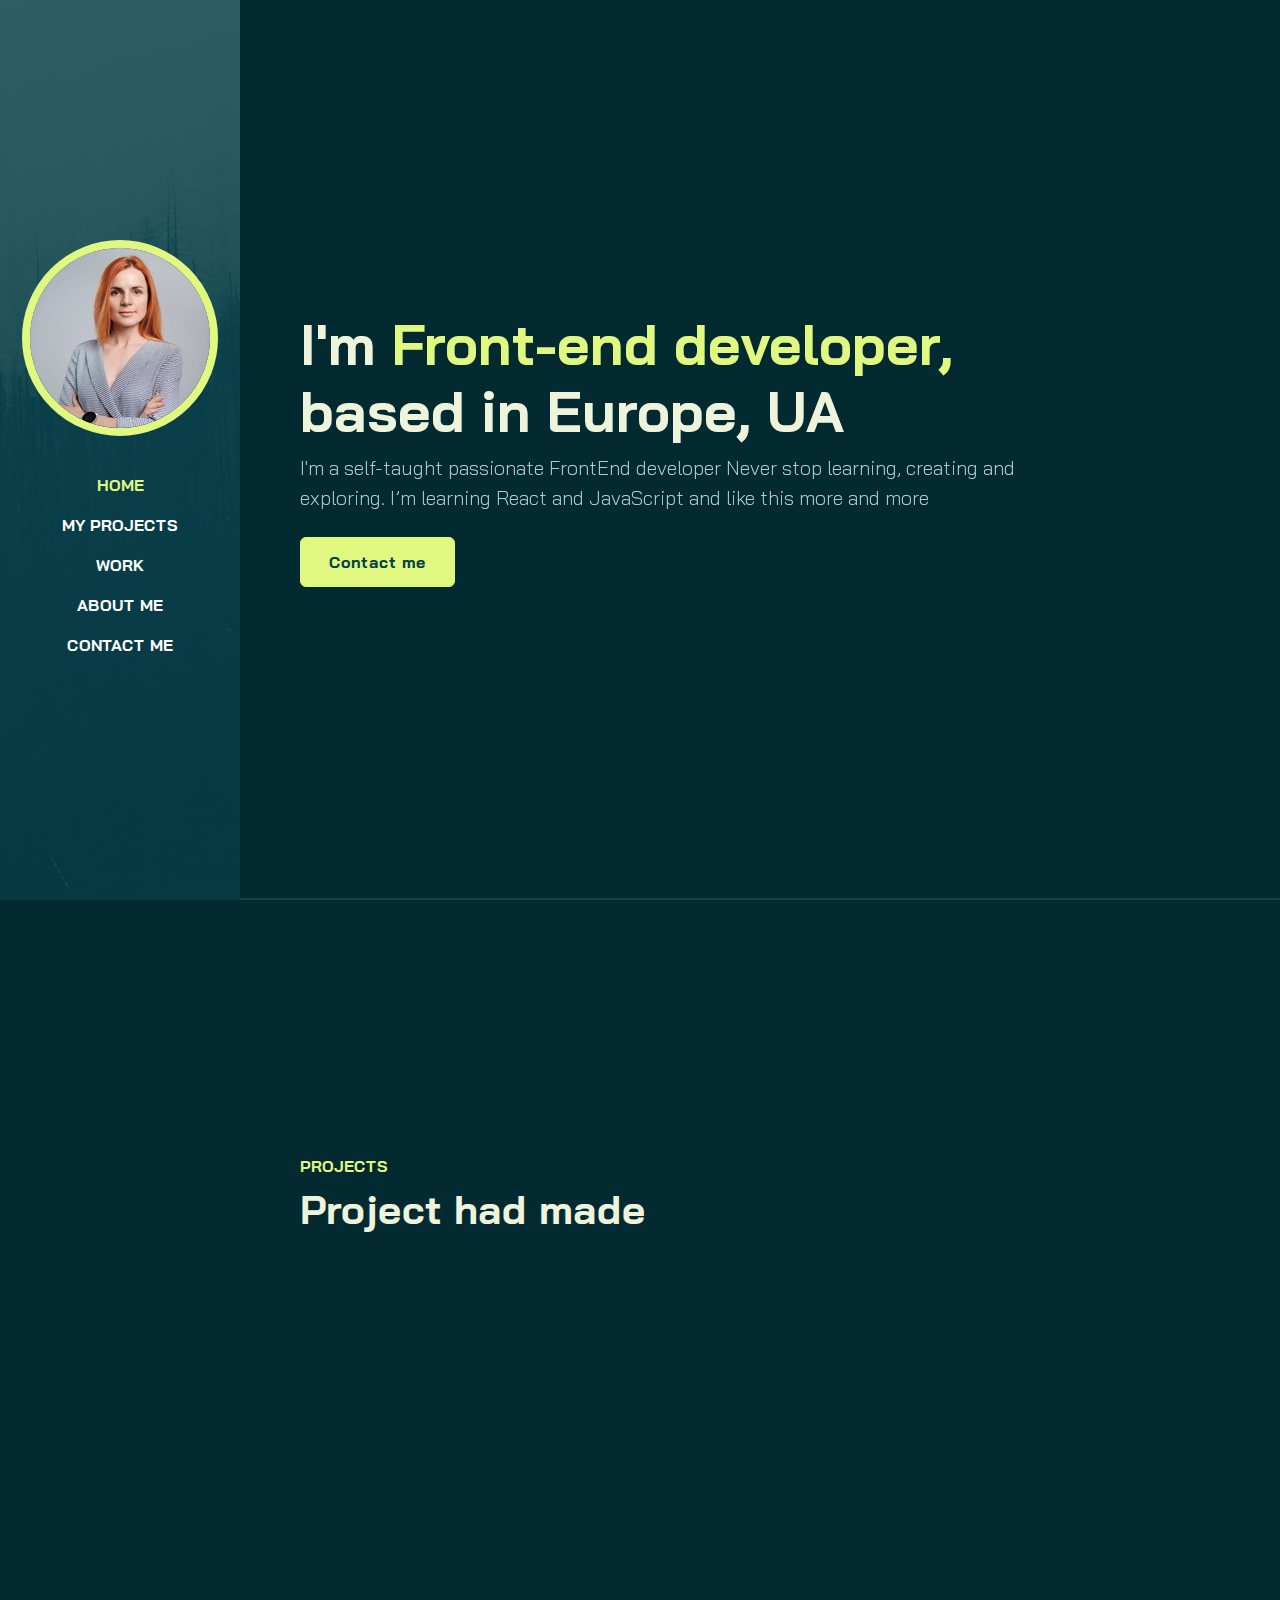
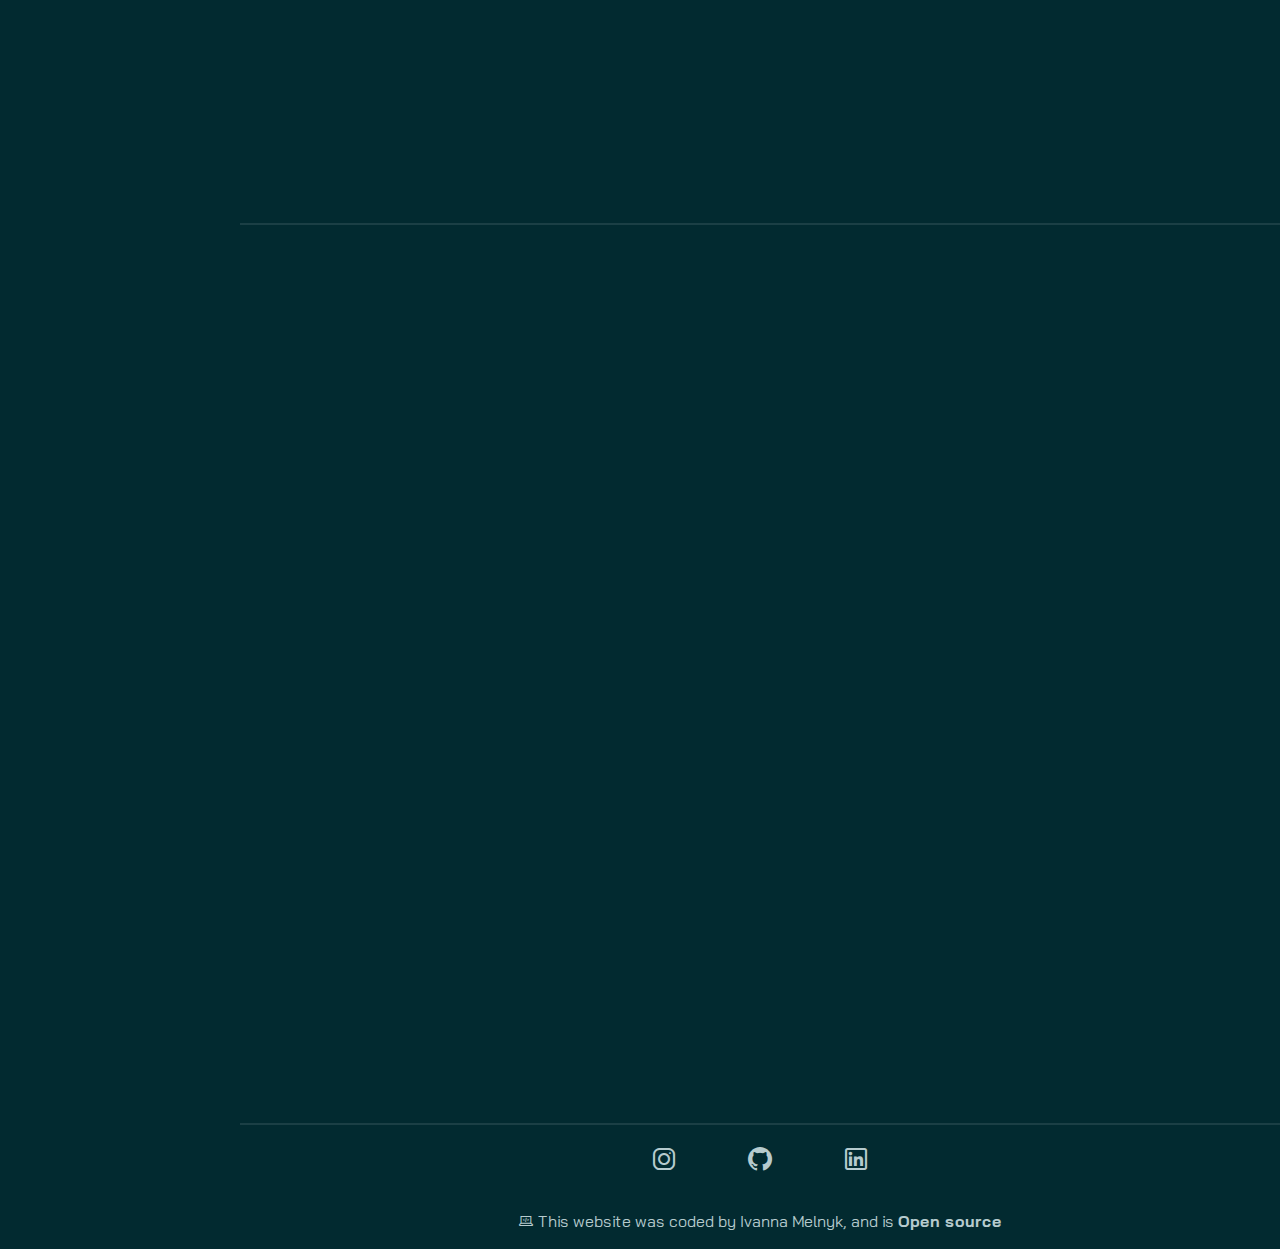
<file: index.html>
<!DOCTYPE html>
<html lang="en">
  <head>
    <meta charset="UTF-8" />
    <meta name="viewport" content="width=device-width, initial-scale=1.0" />
    <meta http-equiv="X-UA-Compatible" content="ie=edge" />
    <title>Front-end developer - Description page</title>
    <meta
      name="description"
      content="Ivanna Melnyk is a front-end developer based in Europe, check out her education"
    />
    <link rel="stylesheet" href="src/css/bootstrap.min.css" />
    <link rel="stylesheet" href="src/css/aos.css" />
    <link rel="stylesheet" href="src/css/line-awesome.min.css" />
    <link rel="stylesheet" href="src/css/styles.css" />

    <link rel="preconnect" href="https://fonts.googleapis.com" />
    <link rel="preconnect" href="https://fonts.gstatic.com" crossorigin />
    <link
      href="https://fonts.googleapis.com/css2?family=Barlow:wght@100;200;400;500;700&family=Cinzel:wght@400;500;600;700;800;900&family=Playfair+Display:wght@700&family=Poppins:wght@500;700&family=Quicksand:wght@300&display=swap"
      rel="stylesheet"
    />
  </head>
  <body data-bs-spy="scroll" data-bs-target=".navbar">
    <!--NAVBAR-->
    <nav class="navbar navbar-expand-lg navbar-dark fixed-top">
      <div class="container flex-lg-column">
        <a class="navbar-brand mx-lg-auto mb-lg-4" href="#">
          <span class="h3 fw-bold d-block d-lg-none">Ivanna Melnyk</span>
          <img
            src="src/images/person1.jpg"
            class="d-none d-lg-block rounded-circle"
            alt=""
          />
        </a>
        <button
          class="navbar-toggler"
          type="button"
          data-bs-toggle="collapse"
          data-bs-target="#navbarNav"
          aria-controls="navbarNav"
          aria-expanded="false"
          aria-label="Toggle navigation"
        >
          <span class="navbar-toggler-icon"></span>
        </button>
        <div class="collapse navbar-collapse" id="navbarNav">
          <ul class="navbar-nav ms-auto flex-lg-column text-lg-center">
            <li class="nav-item">
              <a class="nav-link active" aria-current="page" href="#home"
                >Home</a
              >
            </li>
            <li class="nav-item">
              <a class="nav-link" href="#projects">My projects</a>
            </li>
            <li class="nav-item">
              <a class="nav-link" href="#work">Work</a>
            </li>
              <li class="nav-item">
              <a class="nav-link" href="about.html">About me</a>
            </li>
            <li class="nav-item">
              <a class="nav-link" href="#contact">Contact me</a>
            </li>
          </ul>
        </div>
      </div>
    </nav>
    <!--CONTENT-->
    <div id="content-wrapper">
      <!--HOME-->
      <section id="home" class="full-height px-lg-5">
        <div class="container">
          <div class="row">
            <div class="col-lg-10">
              <h1 class="display-4 fw-bold" data-aos="fade-up">
                I'm
                <span class="text-brand" data-aos="fade-up" data-aos-delay="300"
                  >Front-end developer,</span
                >
                based in Europe, UA
              </h1>
              <p class="lead mt-2 mb-4" data-aos="fade-up" data-aos-delay="300">
                I'm a self-taught passionate FrontEnd developer Never stop
                learning, creating and exploring. I’m learning React and
                JavaScript and like this more and more
              </p>
              <div data-aos="fade-up" data-aos-delay="600">
                <a
                  href="#contact"
                  class="btn btn-brand me-3"
                  title="Contact button"
                  >Contact me</a
                >
              </div>
            </div>
          </div>
        </div>
      </section>
      <!--My projects-->
      <section id="projects" class="full-height px-lg-5">
        <div class="container">
          <div class="row pb-4">
            <div class="col-lg-8">
              <h6 class="text-brand">PROJECTS</h6>
              <h1>Project had made</h1>
            </div>
            <div class="row">
              <div class="col-md-4" data-aos="fade-up">
                <div class="service p-4 bg-base rounded-4 shadow-effect mb-4">
                  <div class="iconbox rounded-4">
                    <i class="las la-mountain"></i>
                  </div>
                  <h5 class="mt-4 mb-2">Hobbies page</h5>
                  <p>Simple HTML & CSS</p>
                  <a href="#hobbies" class="link-custom" >Read more</a>
                </div>
              </div>
              <div class="col-md-4" data-aos="fade-up" data-aos-delay="300">
                <div class="service p-4 bg-base rounded-4 shadow-effect mb-4">
                  <div class="iconbox rounded-4">
                    <i class="las la-cloud-sun-rain"></i>
                  </div>
                  <h5 class="mt-4 mb-2">Weather app</h5>
                  <p>Bootstrap HTML & CSS & JavaScript</p>
                  <a href="#weather" class="link-custom">Read more</a>
                </div>
              </div>
              <div class="col-md-4" data-aos="fade-up" data-aos-delay="600">
                <div class="service p-4 bg-base rounded-4 shadow-effect">
                  <div class="iconbox rounded-4">
                    <i class="las la-clipboard-check"></i>
                  </div>
                  <h5 class="mt-4 mb-2">Todo app</h5>
                  <p>HTML & CSS & JavaScript & React</p>
                  <a href="#todo" class="link-custom">Read more</a>
                </div>
              </div>
            </div>
          </div>
        </div>
      </section>
      <!--My projects-->
      <!-- WORK -->
      <section id="work" class="full-height px-lg-5">
        <div class="container">
          <div class="row pb-4" data-aos="fade-up">
            <div class="col-lg-8">
              <h6 class="text-brand">WORK</h6>
              <h1>My Recent Projects</h1>
            </div>
          </div>
          <div class="row gy-4">

                    <div id="hobbies" class="col-md-6" data-aos="fade-up">
                        <div class="card-custom rounded-4 bg-base shadow-effect">
                            <div class="card-custom-image rounded-4">
                                <img class="rounded-4" src="./src/images/hobbies.png" alt="">
                            </div>
                            <div class="card-custom-content p-4">
                                <h4>Hobbies page</h4>
                                <p> “I enjoyed the course and refresh my knowing of basic coding. Matt's
            instructions were very good, he explained what could be rather
            confusing in simple, easy-to-understand terms.”</p>
                                <a href="https://www.shecodes.io/workshops/shecodes-basics-7949bf94-9bab-4f69-b7ec-84552c72b8ff/projects/833969"
              alt="Single page app project" class="link-custom" >Preview</a>
                            </div>
                        </div>
                    </div>
                     <div id="weather" class="col-md-6" data-aos="fade-up">
                        <div class="card-custom rounded-4 bg-base shadow-effect">
                            <div class="card-custom-image rounded-4">
                                <img class="rounded-4" src="./src/images/weather.png" alt="">
                            </div>
                            <div class="card-custom-content p-4">
                                <h4>Weather app</h4>
                                <p>“For me SheCodes-it's time for my mind. I've got important
            experience on SheCodes Plus. Best time in designing thing by the way
            I like.”</p>
                                <a href="https://www.shecodes.io/workshops/shecodes-plus-0d4891fa-9a12-4fc9-912b-62ec8005d6b3/projects/952299"
              alt="Weather project" class="link-custom" >Preview</a>
                            </div>
                        </div>
                    </div>
                     <div id="todo" class="col-md-6" data-aos="fade-up">
                        <div class="card-custom rounded-4 bg-base shadow-effect">
                            <div class="card-custom-image rounded-4">
                                <img class="rounded-4" src="./src/images/todos.png" alt="">
                            </div>
                            <div class="card-custom-content p-4">
                                <h4>Todo app</h4>
                                <p> “I've learnt everything that SheCodes has to offer, from HTML, CSS,
            and JavaScript to React, Responsive development, and development
            tools. I'll also get to build my own react aplication!”</p>
                                <a  href="https://symphonious-concha-0a9738.netlify.app/" alt="Todo app project" class="link-custom" >Preview</a>
                            </div>
                        </div>
                    </div>
        </div>
      </section>
      <!-- //WORK -->
          <!-- CONTACT -->
        <section id="contact" class="full-height px-lg-5">
            <div class="container">

                <div class="row justify-content-center text-center">
                    <div class="col-lg-8 pb-4" data-aos="fade-up">
                        <h6 class="text-brand">CONTACT</h6>
                        <h1>Interested in working together? Let's talk
                        </h1>
                    </div>

                    <div class="col-lg-8" data-aos="fade-up" data-aos-delay="300">
                        <form action="#" class="row g-lg-3 gy-3">
                            <div class="form-group col-md-6">
                                <input type="text" class="form-control" placeholder="Enter your name">
                            </div>
                            <div class="form-group col-md-6">
                                <input type="email" class="form-control" placeholder="Enter your email">
                            </div>
                            <div class="form-group col-12">
                                <input type="text" class="form-control" placeholder="Enter subject">
                            </div>
                            <div class="form-group col-12">
                                <textarea name="" rows="4" class="form-control" placeholder="Enter your message"></textarea>
                            </div>
                            <div class="form-group col-12 d-grid">
                                <button type="submit" class="btn btn-brand">Contact me</button>
                            </div>
                        </form>
                    </div>
                </div>


            </div>
        </section>
        <!-- //CONTACT -->
             <footer>
        <div class="social-links d-flex justify-content-center">
          <a
            href="https://www.instagram.com/p/CEQ6i94nymr/?igshid=YmMyMTA2M2Y="
            target="_blank" title="instagram profile"
          >
            <i class="lab la-instagram"></i>
          </a>
          <a href="https://github.com/IvannaMelnyk" target="_blank" title="github profile">
            <i class="lab la-github"></i>
          </a>
          <a
            href="https://www.linkedin.com/in/ivanna-melnyk-5479531bb"
            target="_blank" title="linkedin profile"
          >
            <i class="lab la-linkedin"></i>
          </a>
        </div>
      <p class="text-center mt-3">  <i class="las la-laptop-code"></i>
          This website was coded by Ivanna Melnyk, and is
          <a href="https://github.com/IvannaMelnyk/shecodes-bootstrap-portfolio"> <strong>Open source</strong> </a>
          </p>
      </footer>
    </div>

    <!--CONTENT-->
    <script src="src/js/bootstrap.bundle.min.js"></script>
    <script src="src/js/aos.js"></script>
    <script src="src/js/main.js"></script>
  </body>
</html>
</file>
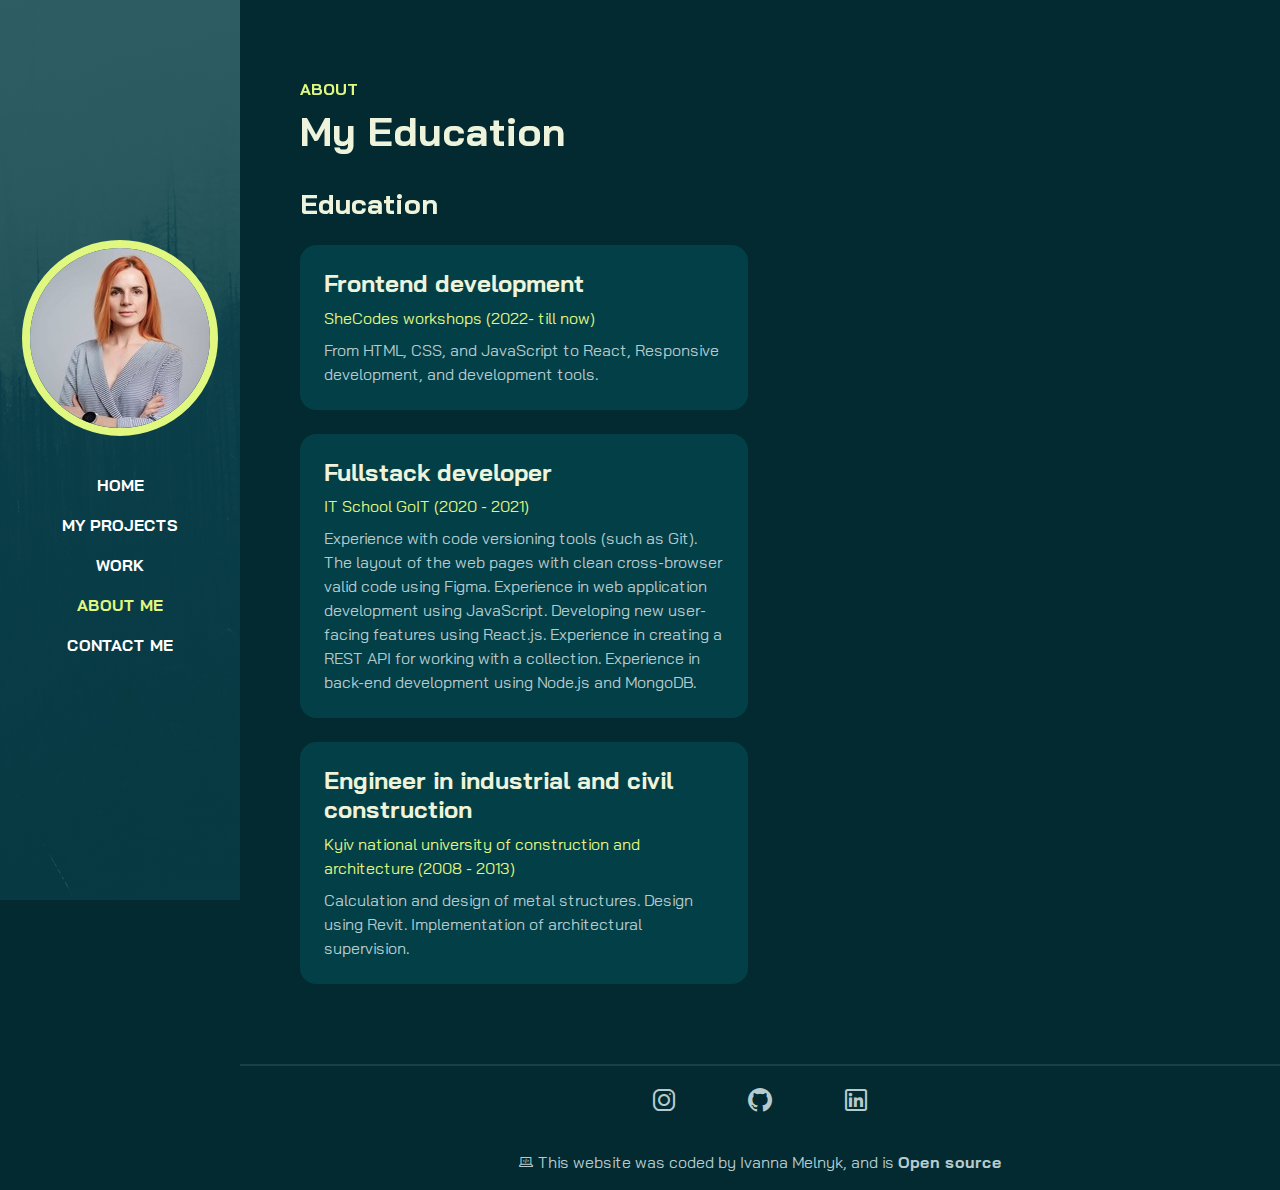
<file: about.html>
<!DOCTYPE html>
<html lang="en">
  <head>
    <meta charset="UTF-8" />
    <meta name="viewport" content="width=device-width, initial-scale=1.0" />
    <meta http-equiv="X-UA-Compatible" content="ie=edge" />
    <title>Front-end developer - Workshop Portfolio</title>
    <meta
      name="description"
      content="Ivanna Melnyk is a front-end developer based in Europe, check out his projects and contact her for job inquiries"
    />
    <link rel="stylesheet" href="src/css/bootstrap.min.css" />
    <link rel="stylesheet" href="src/css/aos.css" />
    <link rel="stylesheet" href="src/css/line-awesome.min.css" />
    <link rel="stylesheet" href="src/css/styles.css" />

    <link rel="preconnect" href="https://fonts.googleapis.com" />
    <link rel="preconnect" href="https://fonts.gstatic.com" crossorigin />
    <link
      href="https://fonts.googleapis.com/css2?family=Barlow:wght@100;200;400;500;700&family=Cinzel:wght@400;500;600;700;800;900&family=Playfair+Display:wght@700&family=Poppins:wght@500;700&family=Quicksand:wght@300&display=swap"
      rel="stylesheet"
    />
  </head>
  <body data-bs-spy="scroll" data-bs-target=".navbar">
    <!--NAVBAR-->
    <nav class="navbar navbar-expand-lg navbar-dark fixed-top">
      <div class="container flex-lg-column">
        <a class="navbar-brand mx-lg-auto mb-lg-4" href="#">
          <span class="h3 fw-bold d-block d-lg-none">Ivanna Melnyk</span>
          <img
            src="src/images/person1.jpg"
            class="d-none d-lg-block rounded-circle"
            alt=""
          />
        </a>
        <button
          class="navbar-toggler"
          type="button"
          data-bs-toggle="collapse"
          data-bs-target="#navbarNav"
          aria-controls="navbarNav"
          aria-expanded="false"
          aria-label="Toggle navigation"
        >
          <span class="navbar-toggler-icon"></span>
        </button>
        <div class="collapse navbar-collapse" id="navbarNav">
          <ul class="navbar-nav ms-auto flex-lg-column text-lg-center">
            <li class="nav-item">
              <a class="nav-link" href="index.html#home">Home</a>
            </li>
            <li class="nav-item">
              <a class="nav-link" href="index.html#projects">My projects</a>
            </li>
            <li class="nav-item">
              <a class="nav-link" href="index.html#work">Work</a>
            </li>
            <li class="nav-item">
              <a class="nav-link active" aria-current="page" href="about.html"
                >About me</a
              >
            </li>
            <li class="nav-item">
              <a class="nav-link" href="index.html#contact">Contact me</a>
            </li>
          </ul>
        </div>
      </div>
    </nav>
    <div id="content-wrapper">
      <section id="about" class="full-height px-lg-5">
        <div class="container">
          <div class="row pb-4" data-aos="fade-up">
            <div class="col-lg-8">
              <h6 class="text-brand">ABOUT</h6>
              <h1>My Education</h1>
            </div>
          </div>
          <div class="row gy-5">
            <div class="col-lg-6">
              <h3 class="mb-4" data-aos="fade-up" data-aos-delay="300">
                Education
              </h3>
              <div class="row gy-4">
                <div class="col-12" data-aos="fade-up" data-aos-delay="300">
                  <div class="bg-base p-4 rounded-4 shadow-effect">
                    <h4>Frontend development</h4>
                    <p class="text-brand mb-2">
                      SheCodes workshops (2022- till now)
                    </p>
                    <p class="mb-0">
                      From HTML, CSS, and JavaScript to React, Responsive
                      development, and development tools.
                    </p>
                  </div>
                </div>

                <div class="col-12" data-aos="fade-up" data-aos-delay="600">
                  <div class="bg-base p-4 rounded-4 shadow-effect">
                    <h4>Fullstack developer</h4>
                    <p class="text-brand mb-2">IT School GoIT (2020 - 2021)</p>
                    <p class="mb-0">
                      Experience with code versioning tools (such as Git). The
                      layout of the web pages with clean cross-browser valid
                      code using Figma. Experience in web application
                      development using JavaScript. Developing new user-facing
                      features using React.js. Experience in creating a REST API
                      for working with a collection. Experience in back-end
                      development using Node.js and MongoDB.
                    </p>
                  </div>
                </div>

                <div class="col-12" data-aos="fade-up" data-aos-delay="900">
                  <div class="bg-base p-4 rounded-4 shadow-effect">
                    <h4>Engineer in industrial and civil construction</h4>
                    <p class="text-brand mb-2">
                      Kyiv national university of construction and architecture
                      (2008 - 2013)
                    </p>
                    <p class="mb-0">
                      Calculation and design of metal structures. Design using
                      Revit. Implementation of architectural supervision.
                    </p>
                  </div>
                </div>
              </div>
            </div>
          </div>
        </div>
      </section>
      <footer>
        <div class="social-links d-flex justify-content-center">
          <a
            href="https://www.instagram.com/p/CEQ6i94nymr/?igshid=YmMyMTA2M2Y="
            target="_blank"
            title="instagram profile"
          >
            <i class="lab la-instagram"></i>
          </a>
          <a
            href="https://github.com/IvannaMelnyk"
            target="_blank"
            title="github profile"
          >
            <i class="lab la-github"></i>
          </a>
          <a
            href="https://www.linkedin.com/in/ivanna-melnyk-5479531bb"
            target="_blank"
            title="linkedin profile"
          >
            <i class="lab la-linkedin"></i>
          </a>
        </div>
        <p class="text-center mt-3">
          <i class="las la-laptop-code"></i>
          This website was coded by Ivanna Melnyk, and is
          <a
            href="https://github.com/IvannaMelnyk/shecodes-bootstrap-portfolio"
          >
            <strong>Open source</strong>
          </a>
        </p>
      </footer>
    </div>
    <!--CONTENT-->
    <script src="src/js/bootstrap.bundle.min.js"></script>
    <script src="src/js/aos.js"></script>
    <script src="src/js/main.js"></script>
  </body>
</html>
</file>
<file: src/css/styles.css>
@import url("https://fonts.googleapis.com/css2?family=Bai+Jamjuree:wght@300;400;500;700&display=swap");
:root {
  --color-body: #b6cbce;
  --color-heading: #eef3db;
  --color-base: #033f47;
  --color-base2: #022a30;
  --color-brand: #e0f780;
  --color-brand2: #deff58;
  --sidbar-width: 240px;
  --font-base: "Bai Jamjuree";
}

body {
  background-color: var(--color-base2);
  color: var(--color-body);
  font-family: var(--font-base), sans-serif;
}

h1,
h2,
h3,
h4,
h5,
h6 {
  color: var(--color-heading);
  font-weight: 700;
}
a {
  text-decoration: none;
  color: var(--color-body);
  transition: all 0.4s ease;
}
a:hover {
  color: var(--color-brand);
}
img {
  width: 100%;
}
.text-brand {
  color: var(--color-brand);
}
.bg-base {
  background-color: var(--color-base);
}
.full-height {
  min-height: 100vh;
  height: 100%;
  display: flex;
  flex-direction: column;
  justify-content: center;
  padding-top: 80px;
  padding-bottom: 80px;
  border-bottom: 2px solid rgba(255, 255, 255, 0.1);
}
.shadow-effect {
  transition: all 0.5s;
}
.shadow-effect:hover {
  box-shadow: -6px 6px 0 0 var(--color-brand);
}
.iconbox {
  width: 60px;
  height: 60px;
  display: flex;
  align-items: center;
  justify-content: center;
  font-size: 32px;
  background-color: var(--color-brand);
  color: var(--color-base);
}
.navbar {
  background-color: var(--color-base);
}
.navbar .nav-link {
  font-weight: 700;
  text-transform: uppercase;
  color: #fff;
}
.navbar .nav-link:hover {
  color: var(--color-brand);
}
.navbar .nav-link.active {
  color: var(--color-brand);
}

/*Navbar*/
@media (min-width: 991px) {
  .navbar {
    min-height: 100vh;
    width: var(--sidbar-width);
    background: linear-gradient(rgba(3, 63, 71, 0.8), rgba(3, 63, 71, 0.8)),
      url(../images/sidebar-img.jpg);
    background-size: cover;
    background-position: center;
  }
  .navbar-brand img {
    border: 8px solid var(--color-brand);
  }
  /* CONTENT WRAPPER */
  #content-wrapper {
    padding-left: var(--sidbar-width);
  }
}
/* BTN */
.btn {
  padding: 12px 28px;
  font-weight: 700;
}

.btn-brand {
  background-color: var(--color-brand);
  border-color: var(--color-brand);
  color: var(--color-base);
}

.btn-brand:hover,
.btn-brand:focus {
  background-color: var(--color-brand2);
  color: var(--color-base);
  border-color: var(--color-brand2);
}
.link-custom {
  font-weight: 700;
  position: relative;
}

.link-custom::after {
  content: "";
  width: 0%;
  height: 2px;
  background-color: var(--color-brand);
  position: absolute;
  left: 0;
  top: 110%;
  transition: all 0.4s;
}

.link-custom:hover::after {
  width: 100%;
}
/* CARD */
.card-custom .card-custom-image {
  overflow: hidden;
}

.card-custom .card-custom-image img {
  transition: all 0.4s ease;
}

.card-custom:hover .card-custom-image img {
  transform: scale(1.1);
}

/* CONTACT */
#contact .form-control {
  background-color: var(--color-base);
  border-color: var(--color-base);
  color: var(--color-body);
}

#contact .form-control:focus {
  border-color: var(--color-brand);
  box-shadow: none;
}

#contact .form-control::placeholder {
  color: var(--color-body);
}

#contact input.form-control {
  height: 44px;
}
footer .social-links a {
  margin: 0 20px;
  color: var(--color-body);
  padding: 10px 12px;
  border-radius: 50%;
  font-size: 32px;
  transition: all 100ms ease-in-out;
}
footer .social-links a:hover {
  color: var(--color-brand);
}
.text-center {
  text-align: center !important;
}
</file>
<file: src/css/line-awesome.min.css>
.la,.lab,.lad,.lal,.lar,.las{-moz-osx-font-smoothing:grayscale;-webkit-font-smoothing:antialiased;display:inline-block;font-style:normal;font-variant:normal;text-rendering:auto;line-height:1}.la-lg{font-size:1.33333em;line-height:.75em;vertical-align:-.0667em}.la-xs{font-size:.75em}.la-sm{font-size:.875em}.la-1x{font-size:1em}.la-2x{font-size:2em}.la-3x{font-size:3em}.la-4x{font-size:4em}.la-5x{font-size:5em}.la-6x{font-size:6em}.la-7x{font-size:7em}.la-8x{font-size:8em}.la-9x{font-size:9em}.la-10x{font-size:10em}.la-fw{text-align:center;width:1.25em}.la-ul{list-style-type:none;margin-left:2.5em;padding-left:0}.la-ul>li{position:relative}.la-li{left:-2em;position:absolute;text-align:center;width:2em;line-height:inherit}.la-border{border:solid .08em #eee;border-radius:.1em;padding:.2em .25em .15em}.la-pull-left{float:left}.la-pull-right{float:right}.la.la-pull-left,.lab.la-pull-left,.lal.la-pull-left,.lar.la-pull-left,.las.la-pull-left{margin-right:.3em}.la.la-pull-right,.lab.la-pull-right,.lal.la-pull-right,.lar.la-pull-right,.las.la-pull-right{margin-left:.3em}.la-spin{-webkit-animation:la-spin 2s infinite linear;animation:la-spin 2s infinite linear}.la-pulse{-webkit-animation:la-spin 1s infinite steps(8);animation:la-spin 1s infinite steps(8)}@-webkit-keyframes la-spin{0%{-webkit-transform:rotate(0);transform:rotate(0)}100%{-webkit-transform:rotate(360deg);transform:rotate(360deg)}}@keyframes la-spin{0%{-webkit-transform:rotate(0);transform:rotate(0)}100%{-webkit-transform:rotate(360deg);transform:rotate(360deg)}}.la-rotate-90{-webkit-transform:rotate(90deg);transform:rotate(90deg)}.la-rotate-180{-webkit-transform:rotate(180deg);transform:rotate(180deg)}.la-rotate-270{-webkit-transform:rotate(270deg);transform:rotate(270deg)}.la-flip-horizontal{-webkit-transform:scale(-1,1);transform:scale(-1,1)}.la-flip-vertical{-webkit-transform:scale(1,-1);transform:scale(1,-1)}.la-flip-both,.la-flip-horizontal.la-flip-vertical{-webkit-transform:scale(-1,-1);transform:scale(-1,-1)}:root .la-flip-both,:root .la-flip-horizontal,:root .la-flip-vertical,:root .la-rotate-180,:root .la-rotate-270,:root .la-rotate-90{-webkit-filter:none;filter:none}.la-stack{display:inline-block;height:2em;line-height:2em;position:relative;vertical-align:middle;width:2.5em}.la-stack-1x,.la-stack-2x{left:0;position:absolute;text-align:center;width:100%}.la-stack-1x{line-height:inherit}.la-stack-2x{font-size:2em}.la-inverse{color:#fff}.la-500px:before{content:"\f26e"}.la-accessible-icon:before{content:"\f368"}.la-accusoft:before{content:"\f369"}.la-acquisitions-incorporated:before{content:"\f6af"}.la-ad:before{content:"\f641"}.la-address-book:before{content:"\f2b9"}.la-address-card:before{content:"\f2bb"}.la-adjust:before{content:"\f042"}.la-adn:before{content:"\f170"}.la-adobe:before{content:"\f778"}.la-adversal:before{content:"\f36a"}.la-affiliatetheme:before{content:"\f36b"}.la-air-freshener:before{content:"\f5d0"}.la-airbnb:before{content:"\f834"}.la-algolia:before{content:"\f36c"}.la-align-center:before{content:"\f037"}.la-align-justify:before{content:"\f039"}.la-align-left:before{content:"\f036"}.la-align-right:before{content:"\f038"}.la-alipay:before{content:"\f642"}.la-allergies:before{content:"\f461"}.la-amazon:before{content:"\f270"}.la-amazon-pay:before{content:"\f42c"}.la-ambulance:before{content:"\f0f9"}.la-american-sign-language-interpreting:before{content:"\f2a3"}.la-amilia:before{content:"\f36d"}.la-anchor:before{content:"\f13d"}.la-android:before{content:"\f17b"}.la-angellist:before{content:"\f209"}.la-angle-double-down:before{content:"\f103"}.la-angle-double-left:before{content:"\f100"}.la-angle-double-right:before{content:"\f101"}.la-angle-double-up:before{content:"\f102"}.la-angle-down:before{content:"\f107"}.la-angle-left:before{content:"\f104"}.la-angle-right:before{content:"\f105"}.la-angle-up:before{content:"\f106"}.la-angry:before{content:"\f556"}.la-angrycreative:before{content:"\f36e"}.la-angular:before{content:"\f420"}.la-ankh:before{content:"\f644"}.la-app-store:before{content:"\f36f"}.la-app-store-ios:before{content:"\f370"}.la-apper:before{content:"\f371"}.la-apple:before{content:"\f179"}.la-apple-alt:before{content:"\f5d1"}.la-apple-pay:before{content:"\f415"}.la-archive:before{content:"\f187"}.la-archway:before{content:"\f557"}.la-arrow-alt-circle-down:before{content:"\f358"}.la-arrow-alt-circle-left:before{content:"\f359"}.la-arrow-alt-circle-right:before{content:"\f35a"}.la-arrow-alt-circle-up:before{content:"\f35b"}.la-arrow-circle-down:before{content:"\f0ab"}.la-arrow-circle-left:before{content:"\f0a8"}.la-arrow-circle-right:before{content:"\f0a9"}.la-arrow-circle-up:before{content:"\f0aa"}.la-arrow-down:before{content:"\f063"}.la-arrow-left:before{content:"\f060"}.la-arrow-right:before{content:"\f061"}.la-arrow-up:before{content:"\f062"}.la-arrows-alt:before{content:"\f0b2"}.la-arrows-alt-h:before{content:"\f337"}.la-arrows-alt-v:before{content:"\f338"}.la-artstation:before{content:"\f77a"}.la-assistive-listening-systems:before{content:"\f2a2"}.la-asterisk:before{content:"\f069"}.la-asymmetrik:before{content:"\f372"}.la-at:before{content:"\f1fa"}.la-atlas:before{content:"\f558"}.la-atlassian:before{content:"\f77b"}.la-atom:before{content:"\f5d2"}.la-audible:before{content:"\f373"}.la-audio-description:before{content:"\f29e"}.la-autoprefixer:before{content:"\f41c"}.la-avianex:before{content:"\f374"}.la-aviato:before{content:"\f421"}.la-award:before{content:"\f559"}.la-aws:before{content:"\f375"}.la-baby:before{content:"\f77c"}.la-baby-carriage:before{content:"\f77d"}.la-backspace:before{content:"\f55a"}.la-backward:before{content:"\f04a"}.la-bacon:before{content:"\f7e5"}.la-balance-scale:before{content:"\f24e"}.la-balance-scale-left:before{content:"\f515"}.la-balance-scale-right:before{content:"\f516"}.la-ban:before{content:"\f05e"}.la-band-aid:before{content:"\f462"}.la-bandcamp:before{content:"\f2d5"}.la-barcode:before{content:"\f02a"}.la-bars:before{content:"\f0c9"}.la-baseball-ball:before{content:"\f433"}.la-basketball-ball:before{content:"\f434"}.la-bath:before{content:"\f2cd"}.la-battery-empty:before{content:"\f244"}.la-battery-full:before{content:"\f240"}.la-battery-half:before{content:"\f242"}.la-battery-quarter:before{content:"\f243"}.la-battery-three-quarters:before{content:"\f241"}.la-battle-net:before{content:"\f835"}.la-bed:before{content:"\f236"}.la-beer:before{content:"\f0fc"}.la-behance:before{content:"\f1b4"}.la-behance-square:before{content:"\f1b5"}.la-bell:before{content:"\f0f3"}.la-bell-slash:before{content:"\f1f6"}.la-bezier-curve:before{content:"\f55b"}.la-bible:before{content:"\f647"}.la-bicycle:before{content:"\f206"}.la-biking:before{content:"\f84a"}.la-bimobject:before{content:"\f378"}.la-binoculars:before{content:"\f1e5"}.la-biohazard:before{content:"\f780"}.la-birthday-cake:before{content:"\f1fd"}.la-bitbucket:before{content:"\f171"}.la-bitcoin:before{content:"\f379"}.la-bity:before{content:"\f37a"}.la-black-tie:before{content:"\f27e"}.la-blackberry:before{content:"\f37b"}.la-blender:before{content:"\f517"}.la-blender-phone:before{content:"\f6b6"}.la-blind:before{content:"\f29d"}.la-blog:before{content:"\f781"}.la-blogger:before{content:"\f37c"}.la-blogger-b:before{content:"\f37d"}.la-bluetooth:before{content:"\f293"}.la-bluetooth-b:before{content:"\f294"}.la-bold:before{content:"\f032"}.la-bolt:before{content:"\f0e7"}.la-bomb:before{content:"\f1e2"}.la-bone:before{content:"\f5d7"}.la-bong:before{content:"\f55c"}.la-book:before{content:"\f02d"}.la-book-dead:before{content:"\f6b7"}.la-book-medical:before{content:"\f7e6"}.la-book-open:before{content:"\f518"}.la-book-reader:before{content:"\f5da"}.la-bookmark:before{content:"\f02e"}.la-bootstrap:before{content:"\f836"}.la-border-all:before{content:"\f84c"}.la-border-none:before{content:"\f850"}.la-border-style:before{content:"\f853"}.la-bowling-ball:before{content:"\f436"}.la-box:before{content:"\f466"}.la-box-open:before{content:"\f49e"}.la-boxes:before{content:"\f468"}.la-braille:before{content:"\f2a1"}.la-brain:before{content:"\f5dc"}.la-bread-slice:before{content:"\f7ec"}.la-briefcase:before{content:"\f0b1"}.la-briefcase-medical:before{content:"\f469"}.la-broadcast-tower:before{content:"\f519"}.la-broom:before{content:"\f51a"}.la-brush:before{content:"\f55d"}.la-btc:before{content:"\f15a"}.la-buffer:before{content:"\f837"}.la-bug:before{content:"\f188"}.la-building:before{content:"\f1ad"}.la-bullhorn:before{content:"\f0a1"}.la-bullseye:before{content:"\f140"}.la-burn:before{content:"\f46a"}.la-buromobelexperte:before{content:"\f37f"}.la-bus:before{content:"\f207"}.la-bus-alt:before{content:"\f55e"}.la-business-time:before{content:"\f64a"}.la-buy-n-large:before{content:"\f8a6"}.la-buysellads:before{content:"\f20d"}.la-calculator:before{content:"\f1ec"}.la-calendar:before{content:"\f133"}.la-calendar-alt:before{content:"\f073"}.la-calendar-check:before{content:"\f274"}.la-calendar-day:before{content:"\f783"}.la-calendar-minus:before{content:"\f272"}.la-calendar-plus:before{content:"\f271"}.la-calendar-times:before{content:"\f273"}.la-calendar-week:before{content:"\f784"}.la-camera:before{content:"\f030"}.la-camera-retro:before{content:"\f083"}.la-campground:before{content:"\f6bb"}.la-canadian-maple-leaf:before{content:"\f785"}.la-candy-cane:before{content:"\f786"}.la-cannabis:before{content:"\f55f"}.la-capsules:before{content:"\f46b"}.la-car:before{content:"\f1b9"}.la-car-alt:before{content:"\f5de"}.la-car-battery:before{content:"\f5df"}.la-car-crash:before{content:"\f5e1"}.la-car-side:before{content:"\f5e4"}.la-caret-down:before{content:"\f0d7"}.la-caret-left:before{content:"\f0d9"}.la-caret-right:before{content:"\f0da"}.la-caret-square-down:before{content:"\f150"}.la-caret-square-left:before{content:"\f191"}.la-caret-square-right:before{content:"\f152"}.la-caret-square-up:before{content:"\f151"}.la-caret-up:before{content:"\f0d8"}.la-carrot:before{content:"\f787"}.la-cart-arrow-down:before{content:"\f218"}.la-cart-plus:before{content:"\f217"}.la-cash-register:before{content:"\f788"}.la-cat:before{content:"\f6be"}.la-cc-amazon-pay:before{content:"\f42d"}.la-cc-amex:before{content:"\f1f3"}.la-cc-apple-pay:before{content:"\f416"}.la-cc-diners-club:before{content:"\f24c"}.la-cc-discover:before{content:"\f1f2"}.la-cc-jcb:before{content:"\f24b"}.la-cc-mastercard:before{content:"\f1f1"}.la-cc-paypal:before{content:"\f1f4"}.la-cc-stripe:before{content:"\f1f5"}.la-cc-visa:before{content:"\f1f0"}.la-centercode:before{content:"\f380"}.la-centos:before{content:"\f789"}.la-certificate:before{content:"\f0a3"}.la-chair:before{content:"\f6c0"}.la-chalkboard:before{content:"\f51b"}.la-chalkboard-teacher:before{content:"\f51c"}.la-charging-station:before{content:"\f5e7"}.la-chart-area:before{content:"\f1fe"}.la-chart-bar:before{content:"\f080"}.la-chart-line:before{content:"\f201"}.la-chart-pie:before{content:"\f200"}.la-check:before{content:"\f00c"}.la-check-circle:before{content:"\f058"}.la-check-double:before{content:"\f560"}.la-check-square:before{content:"\f14a"}.la-cheese:before{content:"\f7ef"}.la-chess:before{content:"\f439"}.la-chess-bishop:before{content:"\f43a"}.la-chess-board:before{content:"\f43c"}.la-chess-king:before{content:"\f43f"}.la-chess-knight:before{content:"\f441"}.la-chess-pawn:before{content:"\f443"}.la-chess-queen:before{content:"\f445"}.la-chess-rook:before{content:"\f447"}.la-chevron-circle-down:before{content:"\f13a"}.la-chevron-circle-left:before{content:"\f137"}.la-chevron-circle-right:before{content:"\f138"}.la-chevron-circle-up:before{content:"\f139"}.la-chevron-down:before{content:"\f078"}.la-chevron-left:before{content:"\f053"}.la-chevron-right:before{content:"\f054"}.la-chevron-up:before{content:"\f077"}.la-child:before{content:"\f1ae"}.la-chrome:before{content:"\f268"}.la-chromecast:before{content:"\f838"}.la-church:before{content:"\f51d"}.la-circle:before{content:"\f111"}.la-circle-notch:before{content:"\f1ce"}.la-city:before{content:"\f64f"}.la-clinic-medical:before{content:"\f7f2"}.la-clipboard:before{content:"\f328"}.la-clipboard-check:before{content:"\f46c"}.la-clipboard-list:before{content:"\f46d"}.la-clock:before{content:"\f017"}.la-clone:before{content:"\f24d"}.la-closed-captioning:before{content:"\f20a"}.la-cloud:before{content:"\f0c2"}.la-cloud-download-alt:before{content:"\f381"}.la-cloud-meatball:before{content:"\f73b"}.la-cloud-moon:before{content:"\f6c3"}.la-cloud-moon-rain:before{content:"\f73c"}.la-cloud-rain:before{content:"\f73d"}.la-cloud-showers-heavy:before{content:"\f740"}.la-cloud-sun:before{content:"\f6c4"}.la-cloud-sun-rain:before{content:"\f743"}.la-cloud-upload-alt:before{content:"\f382"}.la-cloudscale:before{content:"\f383"}.la-cloudsmith:before{content:"\f384"}.la-cloudversify:before{content:"\f385"}.la-cocktail:before{content:"\f561"}.la-code:before{content:"\f121"}.la-code-branch:before{content:"\f126"}.la-codepen:before{content:"\f1cb"}.la-codiepie:before{content:"\f284"}.la-coffee:before{content:"\f0f4"}.la-cog:before{content:"\f013"}.la-cogs:before{content:"\f085"}.la-coins:before{content:"\f51e"}.la-columns:before{content:"\f0db"}.la-comment:before{content:"\f075"}.la-comment-alt:before{content:"\f27a"}.la-comment-dollar:before{content:"\f651"}.la-comment-dots:before{content:"\f4ad"}.la-comment-medical:before{content:"\f7f5"}.la-comment-slash:before{content:"\f4b3"}.la-comments:before{content:"\f086"}.la-comments-dollar:before{content:"\f653"}.la-compact-disc:before{content:"\f51f"}.la-compass:before{content:"\f14e"}.la-compress:before{content:"\f066"}.la-compress-arrows-alt:before{content:"\f78c"}.la-concierge-bell:before{content:"\f562"}.la-confluence:before{content:"\f78d"}.la-connectdevelop:before{content:"\f20e"}.la-contao:before{content:"\f26d"}.la-cookie:before{content:"\f563"}.la-cookie-bite:before{content:"\f564"}.la-copy:before{content:"\f0c5"}.la-copyright:before{content:"\f1f9"}.la-cotton-bureau:before{content:"\f89e"}.la-couch:before{content:"\f4b8"}.la-cpanel:before{content:"\f388"}.la-creative-commons:before{content:"\f25e"}.la-creative-commons-by:before{content:"\f4e7"}.la-creative-commons-nc:before{content:"\f4e8"}.la-creative-commons-nc-eu:before{content:"\f4e9"}.la-creative-commons-nc-jp:before{content:"\f4ea"}.la-creative-commons-nd:before{content:"\f4eb"}.la-creative-commons-pd:before{content:"\f4ec"}.la-creative-commons-pd-alt:before{content:"\f4ed"}.la-creative-commons-remix:before{content:"\f4ee"}.la-creative-commons-sa:before{content:"\f4ef"}.la-creative-commons-sampling:before{content:"\f4f0"}.la-creative-commons-sampling-plus:before{content:"\f4f1"}.la-creative-commons-share:before{content:"\f4f2"}.la-creative-commons-zero:before{content:"\f4f3"}.la-credit-card:before{content:"\f09d"}.la-critical-role:before{content:"\f6c9"}.la-crop:before{content:"\f125"}.la-crop-alt:before{content:"\f565"}.la-cross:before{content:"\f654"}.la-crosshairs:before{content:"\f05b"}.la-crow:before{content:"\f520"}.la-crown:before{content:"\f521"}.la-crutch:before{content:"\f7f7"}.la-css3:before{content:"\f13c"}.la-css3-alt:before{content:"\f38b"}.la-cube:before{content:"\f1b2"}.la-cubes:before{content:"\f1b3"}.la-cut:before{content:"\f0c4"}.la-cuttlefish:before{content:"\f38c"}.la-d-and-d:before{content:"\f38d"}.la-d-and-d-beyond:before{content:"\f6ca"}.la-dashcube:before{content:"\f210"}.la-database:before{content:"\f1c0"}.la-deaf:before{content:"\f2a4"}.la-delicious:before{content:"\f1a5"}.la-democrat:before{content:"\f747"}.la-deploydog:before{content:"\f38e"}.la-deskpro:before{content:"\f38f"}.la-desktop:before{content:"\f108"}.la-dev:before{content:"\f6cc"}.la-deviantart:before{content:"\f1bd"}.la-dharmachakra:before{content:"\f655"}.la-dhl:before{content:"\f790"}.la-diagnoses:before{content:"\f470"}.la-diaspora:before{content:"\f791"}.la-dice:before{content:"\f522"}.la-dice-d20:before{content:"\f6cf"}.la-dice-d6:before{content:"\f6d1"}.la-dice-five:before{content:"\f523"}.la-dice-four:before{content:"\f524"}.la-dice-one:before{content:"\f525"}.la-dice-six:before{content:"\f526"}.la-dice-three:before{content:"\f527"}.la-dice-two:before{content:"\f528"}.la-digg:before{content:"\f1a6"}.la-digital-ocean:before{content:"\f391"}.la-digital-tachograph:before{content:"\f566"}.la-directions:before{content:"\f5eb"}.la-discord:before{content:"\f392"}.la-discourse:before{content:"\f393"}.la-divide:before{content:"\f529"}.la-dizzy:before{content:"\f567"}.la-dna:before{content:"\f471"}.la-dochub:before{content:"\f394"}.la-docker:before{content:"\f395"}.la-dog:before{content:"\f6d3"}.la-dollar-sign:before{content:"\f155"}.la-dolly:before{content:"\f472"}.la-dolly-flatbed:before{content:"\f474"}.la-donate:before{content:"\f4b9"}.la-door-closed:before{content:"\f52a"}.la-door-open:before{content:"\f52b"}.la-dot-circle:before{content:"\f192"}.la-dove:before{content:"\f4ba"}.la-download:before{content:"\f019"}.la-draft2digital:before{content:"\f396"}.la-drafting-compass:before{content:"\f568"}.la-dragon:before{content:"\f6d5"}.la-draw-polygon:before{content:"\f5ee"}.la-dribbble:before{content:"\f17d"}.la-dribbble-square:before{content:"\f397"}.la-dropbox:before{content:"\f16b"}.la-drum:before{content:"\f569"}.la-drum-steelpan:before{content:"\f56a"}.la-drumstick-bite:before{content:"\f6d7"}.la-drupal:before{content:"\f1a9"}.la-dumbbell:before{content:"\f44b"}.la-dumpster:before{content:"\f793"}.la-dumpster-fire:before{content:"\f794"}.la-dungeon:before{content:"\f6d9"}.la-dyalog:before{content:"\f399"}.la-earlybirds:before{content:"\f39a"}.la-ebay:before{content:"\f4f4"}.la-edge:before{content:"\f282"}.la-edit:before{content:"\f044"}.la-egg:before{content:"\f7fb"}.la-eject:before{content:"\f052"}.la-elementor:before{content:"\f430"}.la-ellipsis-h:before{content:"\f141"}.la-ellipsis-v:before{content:"\f142"}.la-ello:before{content:"\f5f1"}.la-ember:before{content:"\f423"}.la-empire:before{content:"\f1d1"}.la-envelope:before{content:"\f0e0"}.la-envelope-open:before{content:"\f2b6"}.la-envelope-open-text:before{content:"\f658"}.la-envelope-square:before{content:"\f199"}.la-envira:before{content:"\f299"}.la-equals:before{content:"\f52c"}.la-eraser:before{content:"\f12d"}.la-erlang:before{content:"\f39d"}.la-ethereum:before{content:"\f42e"}.la-ethernet:before{content:"\f796"}.la-etsy:before{content:"\f2d7"}.la-euro-sign:before{content:"\f153"}.la-evernote:before{content:"\f839"}.la-exchange-alt:before{content:"\f362"}.la-exclamation:before{content:"\f12a"}.la-exclamation-circle:before{content:"\f06a"}.la-exclamation-triangle:before{content:"\f071"}.la-expand:before{content:"\f065"}.la-expand-arrows-alt:before{content:"\f31e"}.la-expeditedssl:before{content:"\f23e"}.la-external-link-alt:before{content:"\f35d"}.la-external-link-square-alt:before{content:"\f360"}.la-eye:before{content:"\f06e"}.la-eye-dropper:before{content:"\f1fb"}.la-eye-slash:before{content:"\f070"}.la-facebook:before{content:"\f09a"}.la-facebook-f:before{content:"\f39e"}.la-facebook-messenger:before{content:"\f39f"}.la-facebook-square:before{content:"\f082"}.la-fan:before{content:"\f863"}.la-fantasy-flight-games:before{content:"\f6dc"}.la-fast-backward:before{content:"\f049"}.la-fast-forward:before{content:"\f050"}.la-fax:before{content:"\f1ac"}.la-feather:before{content:"\f52d"}.la-feather-alt:before{content:"\f56b"}.la-fedex:before{content:"\f797"}.la-fedora:before{content:"\f798"}.la-female:before{content:"\f182"}.la-fighter-jet:before{content:"\f0fb"}.la-figma:before{content:"\f799"}.la-file:before{content:"\f15b"}.la-file-alt:before{content:"\f15c"}.la-file-archive:before{content:"\f1c6"}.la-file-audio:before{content:"\f1c7"}.la-file-code:before{content:"\f1c9"}.la-file-contract:before{content:"\f56c"}.la-file-csv:before{content:"\f6dd"}.la-file-download:before{content:"\f56d"}.la-file-excel:before{content:"\f1c3"}.la-file-export:before{content:"\f56e"}.la-file-image:before{content:"\f1c5"}.la-file-import:before{content:"\f56f"}.la-file-invoice:before{content:"\f570"}.la-file-invoice-dollar:before{content:"\f571"}.la-file-medical:before{content:"\f477"}.la-file-medical-alt:before{content:"\f478"}.la-file-pdf:before{content:"\f1c1"}.la-file-powerpoint:before{content:"\f1c4"}.la-file-prescription:before{content:"\f572"}.la-file-signature:before{content:"\f573"}.la-file-upload:before{content:"\f574"}.la-file-video:before{content:"\f1c8"}.la-file-word:before{content:"\f1c2"}.la-fill:before{content:"\f575"}.la-fill-drip:before{content:"\f576"}.la-film:before{content:"\f008"}.la-filter:before{content:"\f0b0"}.la-fingerprint:before{content:"\f577"}.la-fire:before{content:"\f06d"}.la-fire-alt:before{content:"\f7e4"}.la-fire-extinguisher:before{content:"\f134"}.la-firefox:before{content:"\f269"}.la-first-aid:before{content:"\f479"}.la-first-order:before{content:"\f2b0"}.la-first-order-alt:before{content:"\f50a"}.la-firstdraft:before{content:"\f3a1"}.la-fish:before{content:"\f578"}.la-fist-raised:before{content:"\f6de"}.la-flag:before{content:"\f024"}.la-flag-checkered:before{content:"\f11e"}.la-flag-usa:before{content:"\f74d"}.la-flask:before{content:"\f0c3"}.la-flickr:before{content:"\f16e"}.la-flipboard:before{content:"\f44d"}.la-flushed:before{content:"\f579"}.la-fly:before{content:"\f417"}.la-folder:before{content:"\f07b"}.la-folder-minus:before{content:"\f65d"}.la-folder-open:before{content:"\f07c"}.la-folder-plus:before{content:"\f65e"}.la-font:before{content:"\f031"}.la-font-awesome:before{content:"\f2b4"}.la-font-awesome-alt:before{content:"\f35c"}.la-font-awesome-flag:before{content:"\f425"}.la-font-awesome-logo-full:before{content:"\f4e6"}.la-fonticons:before{content:"\f280"}.la-fonticons-fi:before{content:"\f3a2"}.la-football-ball:before{content:"\f44e"}.la-fort-awesome:before{content:"\f286"}.la-fort-awesome-alt:before{content:"\f3a3"}.la-forumbee:before{content:"\f211"}.la-forward:before{content:"\f04e"}.la-foursquare:before{content:"\f180"}.la-free-code-camp:before{content:"\f2c5"}.la-freebsd:before{content:"\f3a4"}.la-frog:before{content:"\f52e"}.la-frown:before{content:"\f119"}.la-frown-open:before{content:"\f57a"}.la-fulcrum:before{content:"\f50b"}.la-funnel-dollar:before{content:"\f662"}.la-futbol:before{content:"\f1e3"}.la-galactic-republic:before{content:"\f50c"}.la-galactic-senate:before{content:"\f50d"}.la-gamepad:before{content:"\f11b"}.la-gas-pump:before{content:"\f52f"}.la-gavel:before{content:"\f0e3"}.la-gem:before{content:"\f3a5"}.la-genderless:before{content:"\f22d"}.la-get-pocket:before{content:"\f265"}.la-gg:before{content:"\f260"}.la-gg-circle:before{content:"\f261"}.la-ghost:before{content:"\f6e2"}.la-gift:before{content:"\f06b"}.la-gifts:before{content:"\f79c"}.la-git:before{content:"\f1d3"}.la-git-alt:before{content:"\f841"}.la-git-square:before{content:"\f1d2"}.la-github:before{content:"\f09b"}.la-github-alt:before{content:"\f113"}.la-github-square:before{content:"\f092"}.la-gitkraken:before{content:"\f3a6"}.la-gitlab:before{content:"\f296"}.la-gitter:before{content:"\f426"}.la-glass-cheers:before{content:"\f79f"}.la-glass-martini:before{content:"\f000"}.la-glass-martini-alt:before{content:"\f57b"}.la-glass-whiskey:before{content:"\f7a0"}.la-glasses:before{content:"\f530"}.la-glide:before{content:"\f2a5"}.la-glide-g:before{content:"\f2a6"}.la-globe:before{content:"\f0ac"}.la-globe-africa:before{content:"\f57c"}.la-globe-americas:before{content:"\f57d"}.la-globe-asia:before{content:"\f57e"}.la-globe-europe:before{content:"\f7a2"}.la-gofore:before{content:"\f3a7"}.la-golf-ball:before{content:"\f450"}.la-goodreads:before{content:"\f3a8"}.la-goodreads-g:before{content:"\f3a9"}.la-google:before{content:"\f1a0"}.la-google-drive:before{content:"\f3aa"}.la-google-play:before{content:"\f3ab"}.la-google-plus:before{content:"\f2b3"}.la-google-plus-g:before{content:"\f0d5"}.la-google-plus-square:before{content:"\f0d4"}.la-google-wallet:before{content:"\f1ee"}.la-gopuram:before{content:"\f664"}.la-graduation-cap:before{content:"\f19d"}.la-gratipay:before{content:"\f184"}.la-grav:before{content:"\f2d6"}.la-greater-than:before{content:"\f531"}.la-greater-than-equal:before{content:"\f532"}.la-grimace:before{content:"\f57f"}.la-grin:before{content:"\f580"}.la-grin-alt:before{content:"\f581"}.la-grin-beam:before{content:"\f582"}.la-grin-beam-sweat:before{content:"\f583"}.la-grin-hearts:before{content:"\f584"}.la-grin-squint:before{content:"\f585"}.la-grin-squint-tears:before{content:"\f586"}.la-grin-stars:before{content:"\f587"}.la-grin-tears:before{content:"\f588"}.la-grin-tongue:before{content:"\f589"}.la-grin-tongue-squint:before{content:"\f58a"}.la-grin-tongue-wink:before{content:"\f58b"}.la-grin-wink:before{content:"\f58c"}.la-grip-horizontal:before{content:"\f58d"}.la-grip-lines:before{content:"\f7a4"}.la-grip-lines-vertical:before{content:"\f7a5"}.la-grip-vertical:before{content:"\f58e"}.la-gripfire:before{content:"\f3ac"}.la-grunt:before{content:"\f3ad"}.la-guitar:before{content:"\f7a6"}.la-gulp:before{content:"\f3ae"}.la-h-square:before{content:"\f0fd"}.la-hacker-news:before{content:"\f1d4"}.la-hacker-news-square:before{content:"\f3af"}.la-hackerrank:before{content:"\f5f7"}.la-hamburger:before{content:"\f805"}.la-hammer:before{content:"\f6e3"}.la-hamsa:before{content:"\f665"}.la-hand-holding:before{content:"\f4bd"}.la-hand-holding-heart:before{content:"\f4be"}.la-hand-holding-usd:before{content:"\f4c0"}.la-hand-lizard:before{content:"\f258"}.la-hand-middle-finger:before{content:"\f806"}.la-hand-paper:before{content:"\f256"}.la-hand-peace:before{content:"\f25b"}.la-hand-point-down:before{content:"\f0a7"}.la-hand-point-left:before{content:"\f0a5"}.la-hand-point-right:before{content:"\f0a4"}.la-hand-point-up:before{content:"\f0a6"}.la-hand-pointer:before{content:"\f25a"}.la-hand-rock:before{content:"\f255"}.la-hand-scissors:before{content:"\f257"}.la-hand-spock:before{content:"\f259"}.la-hands:before{content:"\f4c2"}.la-hands-helping:before{content:"\f4c4"}.la-handshake:before{content:"\f2b5"}.la-hanukiah:before{content:"\f6e6"}.la-hard-hat:before{content:"\f807"}.la-hashtag:before{content:"\f292"}.la-hat-cowboy:before{content:"\f8c0"}.la-hat-cowboy-side:before{content:"\f8c1"}.la-hat-wizard:before{content:"\f6e8"}.la-haykal:before{content:"\f666"}.la-hdd:before{content:"\f0a0"}.la-heading:before{content:"\f1dc"}.la-headphones:before{content:"\f025"}.la-headphones-alt:before{content:"\f58f"}.la-headset:before{content:"\f590"}.la-heart:before{content:"\f004"}.la-heart-broken:before{content:"\f7a9"}.la-heartbeat:before{content:"\f21e"}.la-helicopter:before{content:"\f533"}.la-highlighter:before{content:"\f591"}.la-hiking:before{content:"\f6ec"}.la-hippo:before{content:"\f6ed"}.la-hips:before{content:"\f452"}.la-hire-a-helper:before{content:"\f3b0"}.la-history:before{content:"\f1da"}.la-hockey-puck:before{content:"\f453"}.la-holly-berry:before{content:"\f7aa"}.la-home:before{content:"\f015"}.la-hooli:before{content:"\f427"}.la-hornbill:before{content:"\f592"}.la-horse:before{content:"\f6f0"}.la-horse-head:before{content:"\f7ab"}.la-hospital:before{content:"\f0f8"}.la-hospital-alt:before{content:"\f47d"}.la-hospital-symbol:before{content:"\f47e"}.la-hot-tub:before{content:"\f593"}.la-hotdog:before{content:"\f80f"}.la-hotel:before{content:"\f594"}.la-hotjar:before{content:"\f3b1"}.la-hourglass:before{content:"\f254"}.la-hourglass-end:before{content:"\f253"}.la-hourglass-half:before{content:"\f252"}.la-hourglass-start:before{content:"\f251"}.la-house-damage:before{content:"\f6f1"}.la-houzz:before{content:"\f27c"}.la-hryvnia:before{content:"\f6f2"}.la-html5:before{content:"\f13b"}.la-hubspot:before{content:"\f3b2"}.la-i-cursor:before{content:"\f246"}.la-ice-cream:before{content:"\f810"}.la-icicles:before{content:"\f7ad"}.la-icons:before{content:"\f86d"}.la-id-badge:before{content:"\f2c1"}.la-id-card:before{content:"\f2c2"}.la-id-card-alt:before{content:"\f47f"}.la-igloo:before{content:"\f7ae"}.la-image:before{content:"\f03e"}.la-images:before{content:"\f302"}.la-imdb:before{content:"\f2d8"}.la-inbox:before{content:"\f01c"}.la-indent:before{content:"\f03c"}.la-industry:before{content:"\f275"}.la-infinity:before{content:"\f534"}.la-info:before{content:"\f129"}.la-info-circle:before{content:"\f05a"}.la-instagram:before{content:"\f16d"}.la-intercom:before{content:"\f7af"}.la-internet-explorer:before{content:"\f26b"}.la-invision:before{content:"\f7b0"}.la-ioxhost:before{content:"\f208"}.la-italic:before{content:"\f033"}.la-itch-io:before{content:"\f83a"}.la-itunes:before{content:"\f3b4"}.la-itunes-note:before{content:"\f3b5"}.la-java:before{content:"\f4e4"}.la-jedi:before{content:"\f669"}.la-jedi-order:before{content:"\f50e"}.la-jenkins:before{content:"\f3b6"}.la-jira:before{content:"\f7b1"}.la-joget:before{content:"\f3b7"}.la-joint:before{content:"\f595"}.la-joomla:before{content:"\f1aa"}.la-journal-whills:before{content:"\f66a"}.la-js:before{content:"\f3b8"}.la-js-square:before{content:"\f3b9"}.la-jsfiddle:before{content:"\f1cc"}.la-kaaba:before{content:"\f66b"}.la-kaggle:before{content:"\f5fa"}.la-key:before{content:"\f084"}.la-keybase:before{content:"\f4f5"}.la-keyboard:before{content:"\f11c"}.la-keycdn:before{content:"\f3ba"}.la-khanda:before{content:"\f66d"}.la-kickstarter:before{content:"\f3bb"}.la-kickstarter-k:before{content:"\f3bc"}.la-kiss:before{content:"\f596"}.la-kiss-beam:before{content:"\f597"}.la-kiss-wink-heart:before{content:"\f598"}.la-kiwi-bird:before{content:"\f535"}.la-korvue:before{content:"\f42f"}.la-landmark:before{content:"\f66f"}.la-language:before{content:"\f1ab"}.la-laptop:before{content:"\f109"}.la-laptop-code:before{content:"\f5fc"}.la-laptop-medical:before{content:"\f812"}.la-laravel:before{content:"\f3bd"}.la-lastfm:before{content:"\f202"}.la-lastfm-square:before{content:"\f203"}.la-laugh:before{content:"\f599"}.la-laugh-beam:before{content:"\f59a"}.la-laugh-squint:before{content:"\f59b"}.la-laugh-wink:before{content:"\f59c"}.la-layer-group:before{content:"\f5fd"}.la-leaf:before{content:"\f06c"}.la-leanpub:before{content:"\f212"}.la-lemon:before{content:"\f094"}.la-less:before{content:"\f41d"}.la-less-than:before{content:"\f536"}.la-less-than-equal:before{content:"\f537"}.la-level-down-alt:before{content:"\f3be"}.la-level-up-alt:before{content:"\f3bf"}.la-life-ring:before{content:"\f1cd"}.la-lightbulb:before{content:"\f0eb"}.la-line:before{content:"\f3c0"}.la-link:before{content:"\f0c1"}.la-linkedin:before{content:"\f08c"}.la-linkedin-in:before{content:"\f0e1"}.la-linode:before{content:"\f2b8"}.la-linux:before{content:"\f17c"}.la-lira-sign:before{content:"\f195"}.la-list:before{content:"\f03a"}.la-list-alt:before{content:"\f022"}.la-list-ol:before{content:"\f0cb"}.la-list-ul:before{content:"\f0ca"}.la-location-arrow:before{content:"\f124"}.la-lock:before{content:"\f023"}.la-lock-open:before{content:"\f3c1"}.la-long-arrow-alt-down:before{content:"\f309"}.la-long-arrow-alt-left:before{content:"\f30a"}.la-long-arrow-alt-right:before{content:"\f30b"}.la-long-arrow-alt-up:before{content:"\f30c"}.la-low-vision:before{content:"\f2a8"}.la-luggage-cart:before{content:"\f59d"}.la-lyft:before{content:"\f3c3"}.la-magento:before{content:"\f3c4"}.la-magic:before{content:"\f0d0"}.la-magnet:before{content:"\f076"}.la-mail-bulk:before{content:"\f674"}.la-mailchimp:before{content:"\f59e"}.la-male:before{content:"\f183"}.la-mandalorian:before{content:"\f50f"}.la-map:before{content:"\f279"}.la-map-marked:before{content:"\f59f"}.la-map-marked-alt:before{content:"\f5a0"}.la-map-marker:before{content:"\f041"}.la-map-marker-alt:before{content:"\f3c5"}.la-map-pin:before{content:"\f276"}.la-map-signs:before{content:"\f277"}.la-markdown:before{content:"\f60f"}.la-marker:before{content:"\f5a1"}.la-mars:before{content:"\f222"}.la-mars-double:before{content:"\f227"}.la-mars-stroke:before{content:"\f229"}.la-mars-stroke-h:before{content:"\f22b"}.la-mars-stroke-v:before{content:"\f22a"}.la-mask:before{content:"\f6fa"}.la-mastodon:before{content:"\f4f6"}.la-maxcdn:before{content:"\f136"}.la-mdb:before{content:"\f8ca"}.la-medal:before{content:"\f5a2"}.la-medapps:before{content:"\f3c6"}.la-medium:before{content:"\f23a"}.la-medium-m:before{content:"\f3c7"}.la-medkit:before{content:"\f0fa"}.la-medrt:before{content:"\f3c8"}.la-meetup:before{content:"\f2e0"}.la-megaport:before{content:"\f5a3"}.la-meh:before{content:"\f11a"}.la-meh-blank:before{content:"\f5a4"}.la-meh-rolling-eyes:before{content:"\f5a5"}.la-memory:before{content:"\f538"}.la-mendeley:before{content:"\f7b3"}.la-menorah:before{content:"\f676"}.la-mercury:before{content:"\f223"}.la-meteor:before{content:"\f753"}.la-microchip:before{content:"\f2db"}.la-microphone:before{content:"\f130"}.la-microphone-alt:before{content:"\f3c9"}.la-microphone-alt-slash:before{content:"\f539"}.la-microphone-slash:before{content:"\f131"}.la-microscope:before{content:"\f610"}.la-microsoft:before{content:"\f3ca"}.la-minus:before{content:"\f068"}.la-minus-circle:before{content:"\f056"}.la-minus-square:before{content:"\f146"}.la-mitten:before{content:"\f7b5"}.la-mix:before{content:"\f3cb"}.la-mixcloud:before{content:"\f289"}.la-mizuni:before{content:"\f3cc"}.la-mobile:before{content:"\f10b"}.la-mobile-alt:before{content:"\f3cd"}.la-modx:before{content:"\f285"}.la-monero:before{content:"\f3d0"}.la-money-bill:before{content:"\f0d6"}.la-money-bill-alt:before{content:"\f3d1"}.la-money-bill-wave:before{content:"\f53a"}.la-money-bill-wave-alt:before{content:"\f53b"}.la-money-check:before{content:"\f53c"}.la-money-check-alt:before{content:"\f53d"}.la-monument:before{content:"\f5a6"}.la-moon:before{content:"\f186"}.la-mortar-pestle:before{content:"\f5a7"}.la-mosque:before{content:"\f678"}.la-motorcycle:before{content:"\f21c"}.la-mountain:before{content:"\f6fc"}.la-mouse:before{content:"\f8cc"}.la-mouse-pointer:before{content:"\f245"}.la-mug-hot:before{content:"\f7b6"}.la-music:before{content:"\f001"}.la-napster:before{content:"\f3d2"}.la-neos:before{content:"\f612"}.la-network-wired:before{content:"\f6ff"}.la-neuter:before{content:"\f22c"}.la-newspaper:before{content:"\f1ea"}.la-nimblr:before{content:"\f5a8"}.la-node:before{content:"\f419"}.la-node-js:before{content:"\f3d3"}.la-not-equal:before{content:"\f53e"}.la-notes-medical:before{content:"\f481"}.la-npm:before{content:"\f3d4"}.la-ns8:before{content:"\f3d5"}.la-nutritionix:before{content:"\f3d6"}.la-object-group:before{content:"\f247"}.la-object-ungroup:before{content:"\f248"}.la-odnoklassniki:before{content:"\f263"}.la-odnoklassniki-square:before{content:"\f264"}.la-oil-can:before{content:"\f613"}.la-old-republic:before{content:"\f510"}.la-om:before{content:"\f679"}.la-opencart:before{content:"\f23d"}.la-openid:before{content:"\f19b"}.la-opera:before{content:"\f26a"}.la-optin-monster:before{content:"\f23c"}.la-orcid:before{content:"\f8d2"}.la-osi:before{content:"\f41a"}.la-otter:before{content:"\f700"}.la-outdent:before{content:"\f03b"}.la-page4:before{content:"\f3d7"}.la-pagelines:before{content:"\f18c"}.la-pager:before{content:"\f815"}.la-paint-brush:before{content:"\f1fc"}.la-paint-roller:before{content:"\f5aa"}.la-palette:before{content:"\f53f"}.la-palfed:before{content:"\f3d8"}.la-pallet:before{content:"\f482"}.la-paper-plane:before{content:"\f1d8"}.la-paperclip:before{content:"\f0c6"}.la-parachute-box:before{content:"\f4cd"}.la-paragraph:before{content:"\f1dd"}.la-parking:before{content:"\f540"}.la-passport:before{content:"\f5ab"}.la-pastafarianism:before{content:"\f67b"}.la-paste:before{content:"\f0ea"}.la-patreon:before{content:"\f3d9"}.la-pause:before{content:"\f04c"}.la-pause-circle:before{content:"\f28b"}.la-paw:before{content:"\f1b0"}.la-paypal:before{content:"\f1ed"}.la-peace:before{content:"\f67c"}.la-pen:before{content:"\f304"}.la-pen-alt:before{content:"\f305"}.la-pen-fancy:before{content:"\f5ac"}.la-pen-nib:before{content:"\f5ad"}.la-pen-square:before{content:"\f14b"}.la-pencil-alt:before{content:"\f303"}.la-pencil-ruler:before{content:"\f5ae"}.la-penny-arcade:before{content:"\f704"}.la-people-carry:before{content:"\f4ce"}.la-pepper-hot:before{content:"\f816"}.la-percent:before{content:"\f295"}.la-percentage:before{content:"\f541"}.la-periscope:before{content:"\f3da"}.la-person-booth:before{content:"\f756"}.la-phabricator:before{content:"\f3db"}.la-phoenix-framework:before{content:"\f3dc"}.la-phoenix-squadron:before{content:"\f511"}.la-phone:before{content:"\f095"}.la-phone-alt:before{content:"\f879"}.la-phone-slash:before{content:"\f3dd"}.la-phone-square:before{content:"\f098"}.la-phone-square-alt:before{content:"\f87b"}.la-phone-volume:before{content:"\f2a0"}.la-photo-video:before{content:"\f87c"}.la-php:before{content:"\f457"}.la-pied-piper:before{content:"\f2ae"}.la-pied-piper-alt:before{content:"\f1a8"}.la-pied-piper-hat:before{content:"\f4e5"}.la-pied-piper-pp:before{content:"\f1a7"}.la-piggy-bank:before{content:"\f4d3"}.la-pills:before{content:"\f484"}.la-pinterest:before{content:"\f0d2"}.la-pinterest-p:before{content:"\f231"}.la-pinterest-square:before{content:"\f0d3"}.la-pizza-slice:before{content:"\f818"}.la-place-of-worship:before{content:"\f67f"}.la-plane:before{content:"\f072"}.la-plane-arrival:before{content:"\f5af"}.la-plane-departure:before{content:"\f5b0"}.la-play:before{content:"\f04b"}.la-play-circle:before{content:"\f144"}.la-playstation:before{content:"\f3df"}.la-plug:before{content:"\f1e6"}.la-plus:before{content:"\f067"}.la-plus-circle:before{content:"\f055"}.la-plus-square:before{content:"\f0fe"}.la-podcast:before{content:"\f2ce"}.la-poll:before{content:"\f681"}.la-poll-h:before{content:"\f682"}.la-poo:before{content:"\f2fe"}.la-poo-storm:before{content:"\f75a"}.la-poop:before{content:"\f619"}.la-portrait:before{content:"\f3e0"}.la-pound-sign:before{content:"\f154"}.la-power-off:before{content:"\f011"}.la-pray:before{content:"\f683"}.la-praying-hands:before{content:"\f684"}.la-prescription:before{content:"\f5b1"}.la-prescription-bottle:before{content:"\f485"}.la-prescription-bottle-alt:before{content:"\f486"}.la-print:before{content:"\f02f"}.la-procedures:before{content:"\f487"}.la-product-hunt:before{content:"\f288"}.la-project-diagram:before{content:"\f542"}.la-pushed:before{content:"\f3e1"}.la-puzzle-piece:before{content:"\f12e"}.la-python:before{content:"\f3e2"}.la-qq:before{content:"\f1d6"}.la-qrcode:before{content:"\f029"}.la-question:before{content:"\f128"}.la-question-circle:before{content:"\f059"}.la-quidditch:before{content:"\f458"}.la-quinscape:before{content:"\f459"}.la-quora:before{content:"\f2c4"}.la-quote-left:before{content:"\f10d"}.la-quote-right:before{content:"\f10e"}.la-quran:before{content:"\f687"}.la-r-project:before{content:"\f4f7"}.la-radiation:before{content:"\f7b9"}.la-radiation-alt:before{content:"\f7ba"}.la-rainbow:before{content:"\f75b"}.la-random:before{content:"\f074"}.la-raspberry-pi:before{content:"\f7bb"}.la-ravelry:before{content:"\f2d9"}.la-react:before{content:"\f41b"}.la-reacteurope:before{content:"\f75d"}.la-readme:before{content:"\f4d5"}.la-rebel:before{content:"\f1d0"}.la-receipt:before{content:"\f543"}.la-record-vinyl:before{content:"\f8d9"}.la-recycle:before{content:"\f1b8"}.la-red-river:before{content:"\f3e3"}.la-reddit:before{content:"\f1a1"}.la-reddit-alien:before{content:"\f281"}.la-reddit-square:before{content:"\f1a2"}.la-redhat:before{content:"\f7bc"}.la-redo:before{content:"\f01e"}.la-redo-alt:before{content:"\f2f9"}.la-registered:before{content:"\f25d"}.la-remove-format:before{content:"\f87d"}.la-renren:before{content:"\f18b"}.la-reply:before{content:"\f3e5"}.la-reply-all:before{content:"\f122"}.la-replyd:before{content:"\f3e6"}.la-republican:before{content:"\f75e"}.la-researchgate:before{content:"\f4f8"}.la-resolving:before{content:"\f3e7"}.la-restroom:before{content:"\f7bd"}.la-retweet:before{content:"\f079"}.la-rev:before{content:"\f5b2"}.la-ribbon:before{content:"\f4d6"}.la-ring:before{content:"\f70b"}.la-road:before{content:"\f018"}.la-robot:before{content:"\f544"}.la-rocket:before{content:"\f135"}.la-rocketchat:before{content:"\f3e8"}.la-rockrms:before{content:"\f3e9"}.la-route:before{content:"\f4d7"}.la-rss:before{content:"\f09e"}.la-rss-square:before{content:"\f143"}.la-ruble-sign:before{content:"\f158"}.la-ruler:before{content:"\f545"}.la-ruler-combined:before{content:"\f546"}.la-ruler-horizontal:before{content:"\f547"}.la-ruler-vertical:before{content:"\f548"}.la-running:before{content:"\f70c"}.la-rupee-sign:before{content:"\f156"}.la-sad-cry:before{content:"\f5b3"}.la-sad-tear:before{content:"\f5b4"}.la-safari:before{content:"\f267"}.la-salesforce:before{content:"\f83b"}.la-sass:before{content:"\f41e"}.la-satellite:before{content:"\f7bf"}.la-satellite-dish:before{content:"\f7c0"}.la-save:before{content:"\f0c7"}.la-schlix:before{content:"\f3ea"}.la-school:before{content:"\f549"}.la-screwdriver:before{content:"\f54a"}.la-scribd:before{content:"\f28a"}.la-scroll:before{content:"\f70e"}.la-sd-card:before{content:"\f7c2"}.la-search:before{content:"\f002"}.la-search-dollar:before{content:"\f688"}.la-search-location:before{content:"\f689"}.la-search-minus:before{content:"\f010"}.la-search-plus:before{content:"\f00e"}.la-searchengin:before{content:"\f3eb"}.la-seedling:before{content:"\f4d8"}.la-sellcast:before{content:"\f2da"}.la-sellsy:before{content:"\f213"}.la-server:before{content:"\f233"}.la-servicestack:before{content:"\f3ec"}.la-shapes:before{content:"\f61f"}.la-share:before{content:"\f064"}.la-share-alt:before{content:"\f1e0"}.la-share-alt-square:before{content:"\f1e1"}.la-share-square:before{content:"\f14d"}.la-shekel-sign:before{content:"\f20b"}.la-shield-alt:before{content:"\f3ed"}.la-ship:before{content:"\f21a"}.la-shipping-fast:before{content:"\f48b"}.la-shirtsinbulk:before{content:"\f214"}.la-shoe-prints:before{content:"\f54b"}.la-shopping-bag:before{content:"\f290"}.la-shopping-basket:before{content:"\f291"}.la-shopping-cart:before{content:"\f07a"}.la-shopware:before{content:"\f5b5"}.la-shower:before{content:"\f2cc"}.la-shuttle-van:before{content:"\f5b6"}.la-sign:before{content:"\f4d9"}.la-sign-in-alt:before{content:"\f2f6"}.la-sign-language:before{content:"\f2a7"}.la-sign-out-alt:before{content:"\f2f5"}.la-signal:before{content:"\f012"}.la-signature:before{content:"\f5b7"}.la-sim-card:before{content:"\f7c4"}.la-simplybuilt:before{content:"\f215"}.la-sistrix:before{content:"\f3ee"}.la-sitemap:before{content:"\f0e8"}.la-sith:before{content:"\f512"}.la-skating:before{content:"\f7c5"}.la-sketch:before{content:"\f7c6"}.la-skiing:before{content:"\f7c9"}.la-skiing-nordic:before{content:"\f7ca"}.la-skull:before{content:"\f54c"}.la-skull-crossbones:before{content:"\f714"}.la-skyatlas:before{content:"\f216"}.la-skype:before{content:"\f17e"}.la-slack:before{content:"\f198"}.la-slack-hash:before{content:"\f3ef"}.la-slash:before{content:"\f715"}.la-sleigh:before{content:"\f7cc"}.la-sliders-h:before{content:"\f1de"}.la-slideshare:before{content:"\f1e7"}.la-smile:before{content:"\f118"}.la-smile-beam:before{content:"\f5b8"}.la-smile-wink:before{content:"\f4da"}.la-smog:before{content:"\f75f"}.la-smoking:before{content:"\f48d"}.la-smoking-ban:before{content:"\f54d"}.la-sms:before{content:"\f7cd"}.la-snapchat:before{content:"\f2ab"}.la-snapchat-ghost:before{content:"\f2ac"}.la-snapchat-square:before{content:"\f2ad"}.la-snowboarding:before{content:"\f7ce"}.la-snowflake:before{content:"\f2dc"}.la-snowman:before{content:"\f7d0"}.la-snowplow:before{content:"\f7d2"}.la-socks:before{content:"\f696"}.la-solar-panel:before{content:"\f5ba"}.la-sort:before{content:"\f0dc"}.la-sort-alpha-down:before{content:"\f15d"}.la-sort-alpha-down-alt:before{content:"\f881"}.la-sort-alpha-up:before{content:"\f15e"}.la-sort-alpha-up-alt:before{content:"\f882"}.la-sort-amount-down:before{content:"\f160"}.la-sort-amount-down-alt:before{content:"\f884"}.la-sort-amount-up:before{content:"\f161"}.la-sort-amount-up-alt:before{content:"\f885"}.la-sort-down:before{content:"\f0dd"}.la-sort-numeric-down:before{content:"\f162"}.la-sort-numeric-down-alt:before{content:"\f886"}.la-sort-numeric-up:before{content:"\f163"}.la-sort-numeric-up-alt:before{content:"\f887"}.la-sort-up:before{content:"\f0de"}.la-soundcloud:before{content:"\f1be"}.la-sourcetree:before{content:"\f7d3"}.la-spa:before{content:"\f5bb"}.la-space-shuttle:before{content:"\f197"}.la-speakap:before{content:"\f3f3"}.la-speaker-deck:before{content:"\f83c"}.la-spell-check:before{content:"\f891"}.la-spider:before{content:"\f717"}.la-spinner:before{content:"\f110"}.la-splotch:before{content:"\f5bc"}.la-spotify:before{content:"\f1bc"}.la-spray-can:before{content:"\f5bd"}.la-square:before{content:"\f0c8"}.la-square-full:before{content:"\f45c"}.la-square-root-alt:before{content:"\f698"}.la-squarespace:before{content:"\f5be"}.la-stack-exchange:before{content:"\f18d"}.la-stack-overflow:before{content:"\f16c"}.la-stackpath:before{content:"\f842"}.la-stamp:before{content:"\f5bf"}.la-star:before{content:"\f005"}.la-star-and-crescent:before{content:"\f699"}.la-star-half:before{content:"\f089"}.la-star-half-alt:before{content:"\f5c0"}.la-star-of-david:before{content:"\f69a"}.la-star-of-life:before{content:"\f621"}.la-staylinked:before{content:"\f3f5"}.la-steam:before{content:"\f1b6"}.la-steam-square:before{content:"\f1b7"}.la-steam-symbol:before{content:"\f3f6"}.la-step-backward:before{content:"\f048"}.la-step-forward:before{content:"\f051"}.la-stethoscope:before{content:"\f0f1"}.la-sticker-mule:before{content:"\f3f7"}.la-sticky-note:before{content:"\f249"}.la-stop:before{content:"\f04d"}.la-stop-circle:before{content:"\f28d"}.la-stopwatch:before{content:"\f2f2"}.la-store:before{content:"\f54e"}.la-store-alt:before{content:"\f54f"}.la-strava:before{content:"\f428"}.la-stream:before{content:"\f550"}.la-street-view:before{content:"\f21d"}.la-strikethrough:before{content:"\f0cc"}.la-stripe:before{content:"\f429"}.la-stripe-s:before{content:"\f42a"}.la-stroopwafel:before{content:"\f551"}.la-studiovinari:before{content:"\f3f8"}.la-stumbleupon:before{content:"\f1a4"}.la-stumbleupon-circle:before{content:"\f1a3"}.la-subscript:before{content:"\f12c"}.la-subway:before{content:"\f239"}.la-suitcase:before{content:"\f0f2"}.la-suitcase-rolling:before{content:"\f5c1"}.la-sun:before{content:"\f185"}.la-superpowers:before{content:"\f2dd"}.la-superscript:before{content:"\f12b"}.la-supple:before{content:"\f3f9"}.la-surprise:before{content:"\f5c2"}.la-suse:before{content:"\f7d6"}.la-swatchbook:before{content:"\f5c3"}.la-swift:before{content:"\f8e1"}.la-swimmer:before{content:"\f5c4"}.la-swimming-pool:before{content:"\f5c5"}.la-symfony:before{content:"\f83d"}.la-synagogue:before{content:"\f69b"}.la-sync:before{content:"\f021"}.la-sync-alt:before{content:"\f2f1"}.la-syringe:before{content:"\f48e"}.la-table:before{content:"\f0ce"}.la-table-tennis:before{content:"\f45d"}.la-tablet:before{content:"\f10a"}.la-tablet-alt:before{content:"\f3fa"}.la-tablets:before{content:"\f490"}.la-tachometer-alt:before{content:"\f3fd"}.la-tag:before{content:"\f02b"}.la-tags:before{content:"\f02c"}.la-tape:before{content:"\f4db"}.la-tasks:before{content:"\f0ae"}.la-taxi:before{content:"\f1ba"}.la-teamspeak:before{content:"\f4f9"}.la-teeth:before{content:"\f62e"}.la-teeth-open:before{content:"\f62f"}.la-telegram:before{content:"\f2c6"}.la-telegram-plane:before{content:"\f3fe"}.la-temperature-high:before{content:"\f769"}.la-temperature-low:before{content:"\f76b"}.la-tencent-weibo:before{content:"\f1d5"}.la-tenge:before{content:"\f7d7"}.la-terminal:before{content:"\f120"}.la-text-height:before{content:"\f034"}.la-text-width:before{content:"\f035"}.la-th:before{content:"\f00a"}.la-th-large:before{content:"\f009"}.la-th-list:before{content:"\f00b"}.la-the-red-yeti:before{content:"\f69d"}.la-theater-masks:before{content:"\f630"}.la-themeco:before{content:"\f5c6"}.la-themeisle:before{content:"\f2b2"}.la-thermometer:before{content:"\f491"}.la-thermometer-empty:before{content:"\f2cb"}.la-thermometer-full:before{content:"\f2c7"}.la-thermometer-half:before{content:"\f2c9"}.la-thermometer-quarter:before{content:"\f2ca"}.la-thermometer-three-quarters:before{content:"\f2c8"}.la-think-peaks:before{content:"\f731"}.la-thumbs-down:before{content:"\f165"}.la-thumbs-up:before{content:"\f164"}.la-thumbtack:before{content:"\f08d"}.la-ticket-alt:before{content:"\f3ff"}.la-times:before{content:"\f00d"}.la-times-circle:before{content:"\f057"}.la-tint:before{content:"\f043"}.la-tint-slash:before{content:"\f5c7"}.la-tired:before{content:"\f5c8"}.la-toggle-off:before{content:"\f204"}.la-toggle-on:before{content:"\f205"}.la-toilet:before{content:"\f7d8"}.la-toilet-paper:before{content:"\f71e"}.la-toolbox:before{content:"\f552"}.la-tools:before{content:"\f7d9"}.la-tooth:before{content:"\f5c9"}.la-torah:before{content:"\f6a0"}.la-torii-gate:before{content:"\f6a1"}.la-tractor:before{content:"\f722"}.la-trade-federation:before{content:"\f513"}.la-trademark:before{content:"\f25c"}.la-traffic-light:before{content:"\f637"}.la-train:before{content:"\f238"}.la-tram:before{content:"\f7da"}.la-transgender:before{content:"\f224"}.la-transgender-alt:before{content:"\f225"}.la-trash:before{content:"\f1f8"}.la-trash-alt:before{content:"\f2ed"}.la-trash-restore:before{content:"\f829"}.la-trash-restore-alt:before{content:"\f82a"}.la-tree:before{content:"\f1bb"}.la-trello:before{content:"\f181"}.la-tripadvisor:before{content:"\f262"}.la-trophy:before{content:"\f091"}.la-truck:before{content:"\f0d1"}.la-truck-loading:before{content:"\f4de"}.la-truck-monster:before{content:"\f63b"}.la-truck-moving:before{content:"\f4df"}.la-truck-pickup:before{content:"\f63c"}.la-tshirt:before{content:"\f553"}.la-tty:before{content:"\f1e4"}.la-tumblr:before{content:"\f173"}.la-tumblr-square:before{content:"\f174"}.la-tv:before{content:"\f26c"}.la-twitch:before{content:"\f1e8"}.la-twitter:before{content:"\f099"}.la-twitter-square:before{content:"\f081"}.la-typo3:before{content:"\f42b"}.la-uber:before{content:"\f402"}.la-ubuntu:before{content:"\f7df"}.la-uikit:before{content:"\f403"}.la-umbraco:before{content:"\f8e8"}.la-umbrella:before{content:"\f0e9"}.la-umbrella-beach:before{content:"\f5ca"}.la-underline:before{content:"\f0cd"}.la-undo:before{content:"\f0e2"}.la-undo-alt:before{content:"\f2ea"}.la-uniregistry:before{content:"\f404"}.la-universal-access:before{content:"\f29a"}.la-university:before{content:"\f19c"}.la-unlink:before{content:"\f127"}.la-unlock:before{content:"\f09c"}.la-unlock-alt:before{content:"\f13e"}.la-untappd:before{content:"\f405"}.la-upload:before{content:"\f093"}.la-ups:before{content:"\f7e0"}.la-usb:before{content:"\f287"}.la-user:before{content:"\f007"}.la-user-alt:before{content:"\f406"}.la-user-alt-slash:before{content:"\f4fa"}.la-user-astronaut:before{content:"\f4fb"}.la-user-check:before{content:"\f4fc"}.la-user-circle:before{content:"\f2bd"}.la-user-clock:before{content:"\f4fd"}.la-user-cog:before{content:"\f4fe"}.la-user-edit:before{content:"\f4ff"}.la-user-friends:before{content:"\f500"}.la-user-graduate:before{content:"\f501"}.la-user-injured:before{content:"\f728"}.la-user-lock:before{content:"\f502"}.la-user-md:before{content:"\f0f0"}.la-user-minus:before{content:"\f503"}.la-user-ninja:before{content:"\f504"}.la-user-nurse:before{content:"\f82f"}.la-user-plus:before{content:"\f234"}.la-user-secret:before{content:"\f21b"}.la-user-shield:before{content:"\f505"}.la-user-slash:before{content:"\f506"}.la-user-tag:before{content:"\f507"}.la-user-tie:before{content:"\f508"}.la-user-times:before{content:"\f235"}.la-users:before{content:"\f0c0"}.la-users-cog:before{content:"\f509"}.la-usps:before{content:"\f7e1"}.la-ussunnah:before{content:"\f407"}.la-utensil-spoon:before{content:"\f2e5"}.la-utensils:before{content:"\f2e7"}.la-vaadin:before{content:"\f408"}.la-vector-square:before{content:"\f5cb"}.la-venus:before{content:"\f221"}.la-venus-double:before{content:"\f226"}.la-venus-mars:before{content:"\f228"}.la-viacoin:before{content:"\f237"}.la-viadeo:before{content:"\f2a9"}.la-viadeo-square:before{content:"\f2aa"}.la-vial:before{content:"\f492"}.la-vials:before{content:"\f493"}.la-viber:before{content:"\f409"}.la-video:before{content:"\f03d"}.la-video-slash:before{content:"\f4e2"}.la-vihara:before{content:"\f6a7"}.la-vimeo:before{content:"\f40a"}.la-vimeo-square:before{content:"\f194"}.la-vimeo-v:before{content:"\f27d"}.la-vine:before{content:"\f1ca"}.la-vk:before{content:"\f189"}.la-vnv:before{content:"\f40b"}.la-voicemail:before{content:"\f897"}.la-volleyball-ball:before{content:"\f45f"}.la-volume-down:before{content:"\f027"}.la-volume-mute:before{content:"\f6a9"}.la-volume-off:before{content:"\f026"}.la-volume-up:before{content:"\f028"}.la-vote-yea:before{content:"\f772"}.la-vr-cardboard:before{content:"\f729"}.la-vuejs:before{content:"\f41f"}.la-walking:before{content:"\f554"}.la-wallet:before{content:"\f555"}.la-warehouse:before{content:"\f494"}.la-water:before{content:"\f773"}.la-wave-square:before{content:"\f83e"}.la-waze:before{content:"\f83f"}.la-weebly:before{content:"\f5cc"}.la-weibo:before{content:"\f18a"}.la-weight:before{content:"\f496"}.la-weight-hanging:before{content:"\f5cd"}.la-weixin:before{content:"\f1d7"}.la-whatsapp:before{content:"\f232"}.la-whatsapp-square:before{content:"\f40c"}.la-wheelchair:before{content:"\f193"}.la-whmcs:before{content:"\f40d"}.la-wifi:before{content:"\f1eb"}.la-wikipedia-w:before{content:"\f266"}.la-wind:before{content:"\f72e"}.la-window-close:before{content:"\f410"}.la-window-maximize:before{content:"\f2d0"}.la-window-minimize:before{content:"\f2d1"}.la-window-restore:before{content:"\f2d2"}.la-windows:before{content:"\f17a"}.la-wine-bottle:before{content:"\f72f"}.la-wine-glass:before{content:"\f4e3"}.la-wine-glass-alt:before{content:"\f5ce"}.la-wix:before{content:"\f5cf"}.la-wizards-of-the-coast:before{content:"\f730"}.la-wolf-pack-battalion:before{content:"\f514"}.la-won-sign:before{content:"\f159"}.la-wordpress:before{content:"\f19a"}.la-wordpress-simple:before{content:"\f411"}.la-wpbeginner:before{content:"\f297"}.la-wpexplorer:before{content:"\f2de"}.la-wpforms:before{content:"\f298"}.la-wpressr:before{content:"\f3e4"}.la-wrench:before{content:"\f0ad"}.la-x-ray:before{content:"\f497"}.la-xbox:before{content:"\f412"}.la-xing:before{content:"\f168"}.la-xing-square:before{content:"\f169"}.la-y-combinator:before{content:"\f23b"}.la-yahoo:before{content:"\f19e"}.la-yammer:before{content:"\f840"}.la-yandex:before{content:"\f413"}.la-yandex-international:before{content:"\f414"}.la-yarn:before{content:"\f7e3"}.la-yelp:before{content:"\f1e9"}.la-yen-sign:before{content:"\f157"}.la-yin-yang:before{content:"\f6ad"}.la-yoast:before{content:"\f2b1"}.la-youtube:before{content:"\f167"}.la-youtube-square:before{content:"\f431"}.la-zhihu:before{content:"\f63f"}.sr-only{border:0;clip:rect(0,0,0,0);height:1px;margin:-1px;overflow:hidden;padding:0;position:absolute;width:1px}.sr-only-focusable:active,.sr-only-focusable:focus{clip:auto;height:auto;margin:0;overflow:visible;position:static;width:auto}@font-face{font-family:'Line Awesome Brands';font-style:normal;font-weight:400;font-display:auto;src:url(../fonts/la-brands-400.eot);src:url(../fonts/la-brands-400.eot?#iefix) format("embedded-opentype"),url(../fonts/la-brands-400.woff2) format("woff2"),url(../fonts/la-brands-400.woff) format("woff"),url(../fonts/la-brands-400.ttf) format("truetype"),url(../fonts/la-brands-400.svg#lineawesome) format("svg")}.lab{font-family:'Line Awesome Brands'}@font-face{font-family:'Line Awesome Free';font-style:normal;font-weight:400;font-display:auto;src:url(../fonts/la-regular-400.eot);src:url(../fonts/la-regular-400.eot?#iefix) format("embedded-opentype"),url(../fonts/la-regular-400.woff2) format("woff2"),url(../fonts/la-regular-400.woff) format("woff"),url(../fonts/la-regular-400.ttf) format("truetype"),url(../fonts/la-regular-400.svg#lineawesome) format("svg")}.lar{font-family:'Line Awesome Free';font-weight:400}@font-face{font-family:'Line Awesome Free';font-style:normal;font-weight:900;font-display:auto;src:url(../fonts/la-solid-900.eot);src:url(../fonts/la-solid-900.eot?#iefix) format("embedded-opentype"),url(../fonts/la-solid-900.woff2) format("woff2"),url(../fonts/la-solid-900.woff) format("woff"),url(../fonts/la-solid-900.ttf) format("truetype"),url(../fonts/la-solid-900.svg#lineawesome) format("svg")}.la,.las{font-family:'Line Awesome Free';font-weight:900}.la.la-glass:before{content:"\f000"}.la.la-meetup{font-family:'Line Awesome Brands';font-weight:400}.la.la-star-o{font-family:'Line Awesome Free';font-weight:400}.la.la-star-o:before{content:"\f005"}.la.la-remove:before{content:"\f00d"}.la.la-close:before{content:"\f00d"}.la.la-gear:before{content:"\f013"}.la.la-trash-o{font-family:'Line Awesome Free';font-weight:400}.la.la-trash-o:before{content:"\f2ed"}.la.la-file-o{font-family:'Line Awesome Free';font-weight:400}.la.la-file-o:before{content:"\f15b"}.la.la-clock-o{font-family:'Line Awesome Free';font-weight:400}.la.la-clock-o:before{content:"\f017"}.la.la-arrow-circle-o-down{font-family:'Line Awesome Free';font-weight:400}.la.la-arrow-circle-o-down:before{content:"\f358"}.la.la-arrow-circle-o-up{font-family:'Line Awesome Free';font-weight:400}.la.la-arrow-circle-o-up:before{content:"\f35b"}.la.la-play-circle-o{font-family:'Line Awesome Free';font-weight:400}.la.la-play-circle-o:before{content:"\f144"}.la.la-repeat:before{content:"\f01e"}.la.la-rotate-right:before{content:"\f01e"}.la.la-refresh:before{content:"\f021"}.la.la-list-alt{font-family:'Line Awesome Free';font-weight:400}.la.la-dedent:before{content:"\f03b"}.la.la-video-camera:before{content:"\f03d"}.la.la-picture-o{font-family:'Line Awesome Free';font-weight:400}.la.la-picture-o:before{content:"\f03e"}.la.la-photo{font-family:'Line Awesome Free';font-weight:400}.la.la-photo:before{content:"\f03e"}.la.la-image{font-family:'Line Awesome Free';font-weight:400}.la.la-image:before{content:"\f03e"}.la.la-pencil:before{content:"\f303"}.la.la-map-marker:before{content:"\f3c5"}.la.la-pencil-square-o{font-family:'Line Awesome Free';font-weight:400}.la.la-pencil-square-o:before{content:"\f044"}.la.la-share-square-o{font-family:'Line Awesome Free';font-weight:400}.la.la-share-square-o:before{content:"\f14d"}.la.la-check-square-o{font-family:'Line Awesome Free';font-weight:400}.la.la-check-square-o:before{content:"\f14a"}.la.la-arrows:before{content:"\f0b2"}.la.la-times-circle-o{font-family:'Line Awesome Free';font-weight:400}.la.la-times-circle-o:before{content:"\f057"}.la.la-check-circle-o{font-family:'Line Awesome Free';font-weight:400}.la.la-check-circle-o:before{content:"\f058"}.la.la-mail-forward:before{content:"\f064"}.la.la-eye{font-family:'Line Awesome Free';font-weight:400}.la.la-eye-slash{font-family:'Line Awesome Free';font-weight:400}.la.la-warning:before{content:"\f071"}.la.la-calendar:before{content:"\f073"}.la.la-arrows-v:before{content:"\f338"}.la.la-arrows-h:before{content:"\f337"}.la.la-bar-chart{font-family:'Line Awesome Free';font-weight:400}.la.la-bar-chart:before{content:"\f080"}.la.la-bar-chart-o{font-family:'Line Awesome Free';font-weight:400}.la.la-bar-chart-o:before{content:"\f080"}.la.la-twitter-square{font-family:'Line Awesome Brands';font-weight:400}.la.la-facebook-square{font-family:'Line Awesome Brands';font-weight:400}.la.la-gears:before{content:"\f085"}.la.la-thumbs-o-up{font-family:'Line Awesome Free';font-weight:400}.la.la-thumbs-o-up:before{content:"\f164"}.la.la-thumbs-o-down{font-family:'Line Awesome Free';font-weight:400}.la.la-thumbs-o-down:before{content:"\f165"}.la.la-heart-o{font-family:'Line Awesome Free';font-weight:400}.la.la-heart-o:before{content:"\f004"}.la.la-sign-out:before{content:"\f2f5"}.la.la-linkedin-square{font-family:'Line Awesome Brands';font-weight:400}.la.la-linkedin-square:before{content:"\f08c"}.la.la-thumb-tack:before{content:"\f08d"}.la.la-external-link:before{content:"\f35d"}.la.la-sign-in:before{content:"\f2f6"}.la.la-github-square{font-family:'Line Awesome Brands';font-weight:400}.la.la-lemon-o{font-family:'Line Awesome Free';font-weight:400}.la.la-lemon-o:before{content:"\f094"}.la.la-square-o{font-family:'Line Awesome Free';font-weight:400}.la.la-square-o:before{content:"\f0c8"}.la.la-bookmark-o{font-family:'Line Awesome Free';font-weight:400}.la.la-bookmark-o:before{content:"\f02e"}.la.la-twitter{font-family:'Line Awesome Brands';font-weight:400}.la.la-facebook{font-family:'Line Awesome Brands';font-weight:400}.la.la-facebook:before{content:"\f39e"}.la.la-facebook-f{font-family:'Line Awesome Brands';font-weight:400}.la.la-facebook-f:before{content:"\f39e"}.la.la-github{font-family:'Line Awesome Brands';font-weight:400}.la.la-credit-card{font-family:'Line Awesome Free';font-weight:400}.la.la-feed:before{content:"\f09e"}.la.la-hdd-o{font-family:'Line Awesome Free';font-weight:400}.la.la-hdd-o:before{content:"\f0a0"}.la.la-hand-o-right{font-family:'Line Awesome Free';font-weight:400}.la.la-hand-o-right:before{content:"\f0a4"}.la.la-hand-o-left{font-family:'Line Awesome Free';font-weight:400}.la.la-hand-o-left:before{content:"\f0a5"}.la.la-hand-o-up{font-family:'Line Awesome Free';font-weight:400}.la.la-hand-o-up:before{content:"\f0a6"}.la.la-hand-o-down{font-family:'Line Awesome Free';font-weight:400}.la.la-hand-o-down:before{content:"\f0a7"}.la.la-arrows-alt:before{content:"\f31e"}.la.la-group:before{content:"\f0c0"}.la.la-chain:before{content:"\f0c1"}.la.la-scissors:before{content:"\f0c4"}.la.la-files-o{font-family:'Line Awesome Free';font-weight:400}.la.la-files-o:before{content:"\f0c5"}.la.la-floppy-o{font-family:'Line Awesome Free';font-weight:400}.la.la-floppy-o:before{content:"\f0c7"}.la.la-navicon:before{content:"\f0c9"}.la.la-reorder:before{content:"\f0c9"}.la.la-pinterest{font-family:'Line Awesome Brands';font-weight:400}.la.la-pinterest-square{font-family:'Line Awesome Brands';font-weight:400}.la.la-google-plus-square{font-family:'Line Awesome Brands';font-weight:400}.la.la-google-plus{font-family:'Line Awesome Brands';font-weight:400}.la.la-google-plus:before{content:"\f0d5"}.la.la-money{font-family:'Line Awesome Free';font-weight:400}.la.la-money:before{content:"\f3d1"}.la.la-unsorted:before{content:"\f0dc"}.la.la-sort-desc:before{content:"\f0dd"}.la.la-sort-asc:before{content:"\f0de"}.la.la-linkedin{font-family:'Line Awesome Brands';font-weight:400}.la.la-linkedin:before{content:"\f0e1"}.la.la-rotate-left:before{content:"\f0e2"}.la.la-legal:before{content:"\f0e3"}.la.la-tachometer:before{content:"\f3fd"}.la.la-dashboard:before{content:"\f3fd"}.la.la-comment-o{font-family:'Line Awesome Free';font-weight:400}.la.la-comment-o:before{content:"\f075"}.la.la-comments-o{font-family:'Line Awesome Free';font-weight:400}.la.la-comments-o:before{content:"\f086"}.la.la-flash:before{content:"\f0e7"}.la.la-clipboard{font-family:'Line Awesome Free';font-weight:400}.la.la-paste{font-family:'Line Awesome Free';font-weight:400}.la.la-paste:before{content:"\f328"}.la.la-lightbulb-o{font-family:'Line Awesome Free';font-weight:400}.la.la-lightbulb-o:before{content:"\f0eb"}.la.la-exchange:before{content:"\f362"}.la.la-cloud-download:before{content:"\f381"}.la.la-cloud-upload:before{content:"\f382"}.la.la-bell-o{font-family:'Line Awesome Free';font-weight:400}.la.la-bell-o:before{content:"\f0f3"}.la.la-cutlery:before{content:"\f2e7"}.la.la-file-text-o{font-family:'Line Awesome Free';font-weight:400}.la.la-file-text-o:before{content:"\f15c"}.la.la-building-o{font-family:'Line Awesome Free';font-weight:400}.la.la-building-o:before{content:"\f1ad"}.la.la-hospital-o{font-family:'Line Awesome Free';font-weight:400}.la.la-hospital-o:before{content:"\f0f8"}.la.la-tablet:before{content:"\f3fa"}.la.la-mobile:before{content:"\f3cd"}.la.la-mobile-phone:before{content:"\f3cd"}.la.la-circle-o{font-family:'Line Awesome Free';font-weight:400}.la.la-circle-o:before{content:"\f111"}.la.la-mail-reply:before{content:"\f3e5"}.la.la-github-alt{font-family:'Line Awesome Brands';font-weight:400}.la.la-folder-o{font-family:'Line Awesome Free';font-weight:400}.la.la-folder-o:before{content:"\f07b"}.la.la-folder-open-o{font-family:'Line Awesome Free';font-weight:400}.la.la-folder-open-o:before{content:"\f07c"}.la.la-smile-o{font-family:'Line Awesome Free';font-weight:400}.la.la-smile-o:before{content:"\f118"}.la.la-frown-o{font-family:'Line Awesome Free';font-weight:400}.la.la-frown-o:before{content:"\f119"}.la.la-meh-o{font-family:'Line Awesome Free';font-weight:400}.la.la-meh-o:before{content:"\f11a"}.la.la-keyboard-o{font-family:'Line Awesome Free';font-weight:400}.la.la-keyboard-o:before{content:"\f11c"}.la.la-flag-o{font-family:'Line Awesome Free';font-weight:400}.la.la-flag-o:before{content:"\f024"}.la.la-mail-reply-all:before{content:"\f122"}.la.la-star-half-o{font-family:'Line Awesome Free';font-weight:400}.la.la-star-half-o:before{content:"\f089"}.la.la-star-half-empty{font-family:'Line Awesome Free';font-weight:400}.la.la-star-half-empty:before{content:"\f089"}.la.la-star-half-full{font-family:'Line Awesome Free';font-weight:400}.la.la-star-half-full:before{content:"\f089"}.la.la-code-fork:before{content:"\f126"}.la.la-chain-broken:before{content:"\f127"}.la.la-shield:before{content:"\f3ed"}.la.la-calendar-o{font-family:'Line Awesome Free';font-weight:400}.la.la-calendar-o:before{content:"\f133"}.la.la-maxcdn{font-family:'Line Awesome Brands';font-weight:400}.la.la-html5{font-family:'Line Awesome Brands';font-weight:400}.la.la-css3{font-family:'Line Awesome Brands';font-weight:400}.la.la-ticket:before{content:"\f3ff"}.la.la-minus-square-o{font-family:'Line Awesome Free';font-weight:400}.la.la-minus-square-o:before{content:"\f146"}.la.la-level-up:before{content:"\f3bf"}.la.la-level-down:before{content:"\f3be"}.la.la-pencil-square:before{content:"\f14b"}.la.la-external-link-square:before{content:"\f360"}.la.la-compass{font-family:'Line Awesome Free';font-weight:400}.la.la-caret-square-o-down{font-family:'Line Awesome Free';font-weight:400}.la.la-caret-square-o-down:before{content:"\f150"}.la.la-toggle-down{font-family:'Line Awesome Free';font-weight:400}.la.la-toggle-down:before{content:"\f150"}.la.la-caret-square-o-up{font-family:'Line Awesome Free';font-weight:400}.la.la-caret-square-o-up:before{content:"\f151"}.la.la-toggle-up{font-family:'Line Awesome Free';font-weight:400}.la.la-toggle-up:before{content:"\f151"}.la.la-caret-square-o-right{font-family:'Line Awesome Free';font-weight:400}.la.la-caret-square-o-right:before{content:"\f152"}.la.la-toggle-right{font-family:'Line Awesome Free';font-weight:400}.la.la-toggle-right:before{content:"\f152"}.la.la-eur:before{content:"\f153"}.la.la-euro:before{content:"\f153"}.la.la-gbp:before{content:"\f154"}.la.la-usd:before{content:"\f155"}.la.la-dollar:before{content:"\f155"}.la.la-inr:before{content:"\f156"}.la.la-rupee:before{content:"\f156"}.la.la-jpy:before{content:"\f157"}.la.la-cny:before{content:"\f157"}.la.la-rmb:before{content:"\f157"}.la.la-yen:before{content:"\f157"}.la.la-rub:before{content:"\f158"}.la.la-ruble:before{content:"\f158"}.la.la-rouble:before{content:"\f158"}.la.la-krw:before{content:"\f159"}.la.la-won:before{content:"\f159"}.la.la-btc{font-family:'Line Awesome Brands';font-weight:400}.la.la-bitcoin{font-family:'Line Awesome Brands';font-weight:400}.la.la-bitcoin:before{content:"\f15a"}.la.la-file-text:before{content:"\f15c"}.la.la-sort-alpha-asc:before{content:"\f15d"}.la.la-sort-alpha-desc:before{content:"\f881"}.la.la-sort-amount-asc:before{content:"\f160"}.la.la-sort-amount-desc:before{content:"\f884"}.la.la-sort-numeric-asc:before{content:"\f162"}.la.la-sort-numeric-desc:before{content:"\f886"}.la.la-youtube-square{font-family:'Line Awesome Brands';font-weight:400}.la.la-youtube{font-family:'Line Awesome Brands';font-weight:400}.la.la-xing{font-family:'Line Awesome Brands';font-weight:400}.la.la-xing-square{font-family:'Line Awesome Brands';font-weight:400}.la.la-youtube-play{font-family:'Line Awesome Brands';font-weight:400}.la.la-youtube-play:before{content:"\f167"}.la.la-dropbox{font-family:'Line Awesome Brands';font-weight:400}.la.la-stack-overflow{font-family:'Line Awesome Brands';font-weight:400}.la.la-instagram{font-family:'Line Awesome Brands';font-weight:400}.la.la-flickr{font-family:'Line Awesome Brands';font-weight:400}.la.la-adn{font-family:'Line Awesome Brands';font-weight:400}.la.la-bitbucket{font-family:'Line Awesome Brands';font-weight:400}.la.la-bitbucket-square{font-family:'Line Awesome Brands';font-weight:400}.la.la-bitbucket-square:before{content:"\f171"}.la.la-tumblr{font-family:'Line Awesome Brands';font-weight:400}.la.la-tumblr-square{font-family:'Line Awesome Brands';font-weight:400}.la.la-long-arrow-down:before{content:"\f309"}.la.la-long-arrow-up:before{content:"\f30c"}.la.la-long-arrow-left:before{content:"\f30a"}.la.la-long-arrow-right:before{content:"\f30b"}.la.la-apple{font-family:'Line Awesome Brands';font-weight:400}.la.la-windows{font-family:'Line Awesome Brands';font-weight:400}.la.la-android{font-family:'Line Awesome Brands';font-weight:400}.la.la-linux{font-family:'Line Awesome Brands';font-weight:400}.la.la-dribbble{font-family:'Line Awesome Brands';font-weight:400}.la.la-skype{font-family:'Line Awesome Brands';font-weight:400}.la.la-foursquare{font-family:'Line Awesome Brands';font-weight:400}.la.la-trello{font-family:'Line Awesome Brands';font-weight:400}.la.la-gratipay{font-family:'Line Awesome Brands';font-weight:400}.la.la-gittip{font-family:'Line Awesome Brands';font-weight:400}.la.la-gittip:before{content:"\f184"}.la.la-sun-o{font-family:'Line Awesome Free';font-weight:400}.la.la-sun-o:before{content:"\f185"}.la.la-moon-o{font-family:'Line Awesome Free';font-weight:400}.la.la-moon-o:before{content:"\f186"}.la.la-vk{font-family:'Line Awesome Brands';font-weight:400}.la.la-weibo{font-family:'Line Awesome Brands';font-weight:400}.la.la-renren{font-family:'Line Awesome Brands';font-weight:400}.la.la-pagelines{font-family:'Line Awesome Brands';font-weight:400}.la.la-stack-exchange{font-family:'Line Awesome Brands';font-weight:400}.la.la-arrow-circle-o-right{font-family:'Line Awesome Free';font-weight:400}.la.la-arrow-circle-o-right:before{content:"\f35a"}.la.la-arrow-circle-o-left{font-family:'Line Awesome Free';font-weight:400}.la.la-arrow-circle-o-left:before{content:"\f359"}.la.la-caret-square-o-left{font-family:'Line Awesome Free';font-weight:400}.la.la-caret-square-o-left:before{content:"\f191"}.la.la-toggle-left{font-family:'Line Awesome Free';font-weight:400}.la.la-toggle-left:before{content:"\f191"}.la.la-dot-circle-o{font-family:'Line Awesome Free';font-weight:400}.la.la-dot-circle-o:before{content:"\f192"}.la.la-vimeo-square{font-family:'Line Awesome Brands';font-weight:400}.la.la-try:before{content:"\f195"}.la.la-turkish-lira:before{content:"\f195"}.la.la-plus-square-o{font-family:'Line Awesome Free';font-weight:400}.la.la-plus-square-o:before{content:"\f0fe"}.la.la-slack{font-family:'Line Awesome Brands';font-weight:400}.la.la-wordpress{font-family:'Line Awesome Brands';font-weight:400}.la.la-openid{font-family:'Line Awesome Brands';font-weight:400}.la.la-institution:before{content:"\f19c"}.la.la-bank:before{content:"\f19c"}.la.la-mortar-board:before{content:"\f19d"}.la.la-yahoo{font-family:'Line Awesome Brands';font-weight:400}.la.la-google{font-family:'Line Awesome Brands';font-weight:400}.la.la-reddit{font-family:'Line Awesome Brands';font-weight:400}.la.la-reddit-square{font-family:'Line Awesome Brands';font-weight:400}.la.la-stumbleupon-circle{font-family:'Line Awesome Brands';font-weight:400}.la.la-stumbleupon{font-family:'Line Awesome Brands';font-weight:400}.la.la-delicious{font-family:'Line Awesome Brands';font-weight:400}.la.la-digg{font-family:'Line Awesome Brands';font-weight:400}.la.la-pied-piper-pp{font-family:'Line Awesome Brands';font-weight:400}.la.la-pied-piper-alt{font-family:'Line Awesome Brands';font-weight:400}.la.la-drupal{font-family:'Line Awesome Brands';font-weight:400}.la.la-joomla{font-family:'Line Awesome Brands';font-weight:400}.la.la-spoon:before{content:"\f2e5"}.la.la-behance{font-family:'Line Awesome Brands';font-weight:400}.la.la-behance-square{font-family:'Line Awesome Brands';font-weight:400}.la.la-steam{font-family:'Line Awesome Brands';font-weight:400}.la.la-steam-square{font-family:'Line Awesome Brands';font-weight:400}.la.la-automobile:before{content:"\f1b9"}.la.la-cab:before{content:"\f1ba"}.la.la-envelope-o{font-family:'Line Awesome Free';font-weight:400}.la.la-envelope-o:before{content:"\f0e0"}.la.la-deviantart{font-family:'Line Awesome Brands';font-weight:400}.la.la-soundcloud{font-family:'Line Awesome Brands';font-weight:400}.la.la-file-pdf-o{font-family:'Line Awesome Free';font-weight:400}.la.la-file-pdf-o:before{content:"\f1c1"}.la.la-file-word-o{font-family:'Line Awesome Free';font-weight:400}.la.la-file-word-o:before{content:"\f1c2"}.la.la-file-excel-o{font-family:'Line Awesome Free';font-weight:400}.la.la-file-excel-o:before{content:"\f1c3"}.la.la-file-powerpoint-o{font-family:'Line Awesome Free';font-weight:400}.la.la-file-powerpoint-o:before{content:"\f1c4"}.la.la-file-image-o{font-family:'Line Awesome Free';font-weight:400}.la.la-file-image-o:before{content:"\f1c5"}.la.la-file-photo-o{font-family:'Line Awesome Free';font-weight:400}.la.la-file-photo-o:before{content:"\f1c5"}.la.la-file-picture-o{font-family:'Line Awesome Free';font-weight:400}.la.la-file-picture-o:before{content:"\f1c5"}.la.la-file-archive-o{font-family:'Line Awesome Free';font-weight:400}.la.la-file-archive-o:before{content:"\f1c6"}.la.la-file-zip-o{font-family:'Line Awesome Free';font-weight:400}.la.la-file-zip-o:before{content:"\f1c6"}.la.la-file-audio-o{font-family:'Line Awesome Free';font-weight:400}.la.la-file-audio-o:before{content:"\f1c7"}.la.la-file-sound-o{font-family:'Line Awesome Free';font-weight:400}.la.la-file-sound-o:before{content:"\f1c7"}.la.la-file-video-o{font-family:'Line Awesome Free';font-weight:400}.la.la-file-video-o:before{content:"\f1c8"}.la.la-file-movie-o{font-family:'Line Awesome Free';font-weight:400}.la.la-file-movie-o:before{content:"\f1c8"}.la.la-file-code-o{font-family:'Line Awesome Free';font-weight:400}.la.la-file-code-o:before{content:"\f1c9"}.la.la-vine{font-family:'Line Awesome Brands';font-weight:400}.la.la-codepen{font-family:'Line Awesome Brands';font-weight:400}.la.la-jsfiddle{font-family:'Line Awesome Brands';font-weight:400}.la.la-life-ring{font-family:'Line Awesome Free';font-weight:400}.la.la-life-bouy{font-family:'Line Awesome Free';font-weight:400}.la.la-life-bouy:before{content:"\f1cd"}.la.la-life-buoy{font-family:'Line Awesome Free';font-weight:400}.la.la-life-buoy:before{content:"\f1cd"}.la.la-life-saver{font-family:'Line Awesome Free';font-weight:400}.la.la-life-saver:before{content:"\f1cd"}.la.la-support{font-family:'Line Awesome Free';font-weight:400}.la.la-support:before{content:"\f1cd"}.la.la-circle-o-notch:before{content:"\f1ce"}.la.la-rebel{font-family:'Line Awesome Brands';font-weight:400}.la.la-ra{font-family:'Line Awesome Brands';font-weight:400}.la.la-ra:before{content:"\f1d0"}.la.la-resistance{font-family:'Line Awesome Brands';font-weight:400}.la.la-resistance:before{content:"\f1d0"}.la.la-empire{font-family:'Line Awesome Brands';font-weight:400}.la.la-ge{font-family:'Line Awesome Brands';font-weight:400}.la.la-ge:before{content:"\f1d1"}.la.la-git-square{font-family:'Line Awesome Brands';font-weight:400}.la.la-git{font-family:'Line Awesome Brands';font-weight:400}.la.la-hacker-news{font-family:'Line Awesome Brands';font-weight:400}.la.la-y-combinator-square{font-family:'Line Awesome Brands';font-weight:400}.la.la-y-combinator-square:before{content:"\f1d4"}.la.la-yc-square{font-family:'Line Awesome Brands';font-weight:400}.la.la-yc-square:before{content:"\f1d4"}.la.la-tencent-weibo{font-family:'Line Awesome Brands';font-weight:400}.la.la-qq{font-family:'Line Awesome Brands';font-weight:400}.la.la-weixin{font-family:'Line Awesome Brands';font-weight:400}.la.la-wechat{font-family:'Line Awesome Brands';font-weight:400}.la.la-wechat:before{content:"\f1d7"}.la.la-send:before{content:"\f1d8"}.la.la-paper-plane-o{font-family:'Line Awesome Free';font-weight:400}.la.la-paper-plane-o:before{content:"\f1d8"}.la.la-send-o{font-family:'Line Awesome Free';font-weight:400}.la.la-send-o:before{content:"\f1d8"}.la.la-circle-thin{font-family:'Line Awesome Free';font-weight:400}.la.la-circle-thin:before{content:"\f111"}.la.la-header:before{content:"\f1dc"}.la.la-sliders:before{content:"\f1de"}.la.la-futbol-o{font-family:'Line Awesome Free';font-weight:400}.la.la-futbol-o:before{content:"\f1e3"}.la.la-soccer-ball-o{font-family:'Line Awesome Free';font-weight:400}.la.la-soccer-ball-o:before{content:"\f1e3"}.la.la-slideshare{font-family:'Line Awesome Brands';font-weight:400}.la.la-twitch{font-family:'Line Awesome Brands';font-weight:400}.la.la-yelp{font-family:'Line Awesome Brands';font-weight:400}.la.la-newspaper-o{font-family:'Line Awesome Free';font-weight:400}.la.la-newspaper-o:before{content:"\f1ea"}.la.la-paypal{font-family:'Line Awesome Brands';font-weight:400}.la.la-google-wallet{font-family:'Line Awesome Brands';font-weight:400}.la.la-cc-visa{font-family:'Line Awesome Brands';font-weight:400}.la.la-cc-mastercard{font-family:'Line Awesome Brands';font-weight:400}.la.la-cc-discover{font-family:'Line Awesome Brands';font-weight:400}.la.la-cc-amex{font-family:'Line Awesome Brands';font-weight:400}.la.la-cc-paypal{font-family:'Line Awesome Brands';font-weight:400}.la.la-cc-stripe{font-family:'Line Awesome Brands';font-weight:400}.la.la-bell-slash-o{font-family:'Line Awesome Free';font-weight:400}.la.la-bell-slash-o:before{content:"\f1f6"}.la.la-trash:before{content:"\f2ed"}.la.la-copyright{font-family:'Line Awesome Free';font-weight:400}.la.la-eyedropper:before{content:"\f1fb"}.la.la-area-chart:before{content:"\f1fe"}.la.la-pie-chart:before{content:"\f200"}.la.la-line-chart:before{content:"\f201"}.la.la-lastfm{font-family:'Line Awesome Brands';font-weight:400}.la.la-lastfm-square{font-family:'Line Awesome Brands';font-weight:400}.la.la-ioxhost{font-family:'Line Awesome Brands';font-weight:400}.la.la-angellist{font-family:'Line Awesome Brands';font-weight:400}.la.la-cc{font-family:'Line Awesome Free';font-weight:400}.la.la-cc:before{content:"\f20a"}.la.la-ils:before{content:"\f20b"}.la.la-shekel:before{content:"\f20b"}.la.la-sheqel:before{content:"\f20b"}.la.la-meanpath{font-family:'Line Awesome Brands';font-weight:400}.la.la-meanpath:before{content:"\f2b4"}.la.la-buysellads{font-family:'Line Awesome Brands';font-weight:400}.la.la-connectdevelop{font-family:'Line Awesome Brands';font-weight:400}.la.la-dashcube{font-family:'Line Awesome Brands';font-weight:400}.la.la-forumbee{font-family:'Line Awesome Brands';font-weight:400}.la.la-leanpub{font-family:'Line Awesome Brands';font-weight:400}.la.la-sellsy{font-family:'Line Awesome Brands';font-weight:400}.la.la-shirtsinbulk{font-family:'Line Awesome Brands';font-weight:400}.la.la-simplybuilt{font-family:'Line Awesome Brands';font-weight:400}.la.la-skyatlas{font-family:'Line Awesome Brands';font-weight:400}.la.la-diamond{font-family:'Line Awesome Free';font-weight:400}.la.la-diamond:before{content:"\f3a5"}.la.la-intersex:before{content:"\f224"}.la.la-facebook-official{font-family:'Line Awesome Brands';font-weight:400}.la.la-facebook-official:before{content:"\f09a"}.la.la-pinterest-p{font-family:'Line Awesome Brands';font-weight:400}.la.la-whatsapp{font-family:'Line Awesome Brands';font-weight:400}.la.la-hotel:before{content:"\f236"}.la.la-viacoin{font-family:'Line Awesome Brands';font-weight:400}.la.la-medium{font-family:'Line Awesome Brands';font-weight:400}.la.la-y-combinator{font-family:'Line Awesome Brands';font-weight:400}.la.la-yc{font-family:'Line Awesome Brands';font-weight:400}.la.la-yc:before{content:"\f23b"}.la.la-optin-monster{font-family:'Line Awesome Brands';font-weight:400}.la.la-opencart{font-family:'Line Awesome Brands';font-weight:400}.la.la-expeditedssl{font-family:'Line Awesome Brands';font-weight:400}.la.la-battery-4:before{content:"\f240"}.la.la-battery:before{content:"\f240"}.la.la-battery-3:before{content:"\f241"}.la.la-battery-2:before{content:"\f242"}.la.la-battery-1:before{content:"\f243"}.la.la-battery-0:before{content:"\f244"}.la.la-object-group{font-family:'Line Awesome Free';font-weight:400}.la.la-object-ungroup{font-family:'Line Awesome Free';font-weight:400}.la.la-sticky-note-o{font-family:'Line Awesome Free';font-weight:400}.la.la-sticky-note-o:before{content:"\f249"}.la.la-cc-jcb{font-family:'Line Awesome Brands';font-weight:400}.la.la-cc-diners-club{font-family:'Line Awesome Brands';font-weight:400}.la.la-clone{font-family:'Line Awesome Free';font-weight:400}.la.la-hourglass-o{font-family:'Line Awesome Free';font-weight:400}.la.la-hourglass-o:before{content:"\f254"}.la.la-hourglass-1:before{content:"\f251"}.la.la-hourglass-2:before{content:"\f252"}.la.la-hourglass-3:before{content:"\f253"}.la.la-hand-rock-o{font-family:'Line Awesome Free';font-weight:400}.la.la-hand-rock-o:before{content:"\f255"}.la.la-hand-grab-o{font-family:'Line Awesome Free';font-weight:400}.la.la-hand-grab-o:before{content:"\f255"}.la.la-hand-paper-o{font-family:'Line Awesome Free';font-weight:400}.la.la-hand-paper-o:before{content:"\f256"}.la.la-hand-stop-o{font-family:'Line Awesome Free';font-weight:400}.la.la-hand-stop-o:before{content:"\f256"}.la.la-hand-scissors-o{font-family:'Line Awesome Free';font-weight:400}.la.la-hand-scissors-o:before{content:"\f257"}.la.la-hand-lizard-o{font-family:'Line Awesome Free';font-weight:400}.la.la-hand-lizard-o:before{content:"\f258"}.la.la-hand-spock-o{font-family:'Line Awesome Free';font-weight:400}.la.la-hand-spock-o:before{content:"\f259"}.la.la-hand-pointer-o{font-family:'Line Awesome Free';font-weight:400}.la.la-hand-pointer-o:before{content:"\f25a"}.la.la-hand-peace-o{font-family:'Line Awesome Free';font-weight:400}.la.la-hand-peace-o:before{content:"\f25b"}.la.la-registered{font-family:'Line Awesome Free';font-weight:400}.la.la-creative-commons{font-family:'Line Awesome Brands';font-weight:400}.la.la-gg{font-family:'Line Awesome Brands';font-weight:400}.la.la-gg-circle{font-family:'Line Awesome Brands';font-weight:400}.la.la-tripadvisor{font-family:'Line Awesome Brands';font-weight:400}.la.la-odnoklassniki{font-family:'Line Awesome Brands';font-weight:400}.la.la-odnoklassniki-square{font-family:'Line Awesome Brands';font-weight:400}.la.la-get-pocket{font-family:'Line Awesome Brands';font-weight:400}.la.la-wikipedia-w{font-family:'Line Awesome Brands';font-weight:400}.la.la-safari{font-family:'Line Awesome Brands';font-weight:400}.la.la-chrome{font-family:'Line Awesome Brands';font-weight:400}.la.la-firefox{font-family:'Line Awesome Brands';font-weight:400}.la.la-opera{font-family:'Line Awesome Brands';font-weight:400}.la.la-internet-explorer{font-family:'Line Awesome Brands';font-weight:400}.la.la-television:before{content:"\f26c"}.la.la-contao{font-family:'Line Awesome Brands';font-weight:400}.la.la-500px{font-family:'Line Awesome Brands';font-weight:400}.la.la-amazon{font-family:'Line Awesome Brands';font-weight:400}.la.la-calendar-plus-o{font-family:'Line Awesome Free';font-weight:400}.la.la-calendar-plus-o:before{content:"\f271"}.la.la-calendar-minus-o{font-family:'Line Awesome Free';font-weight:400}.la.la-calendar-minus-o:before{content:"\f272"}.la.la-calendar-times-o{font-family:'Line Awesome Free';font-weight:400}.la.la-calendar-times-o:before{content:"\f273"}.la.la-calendar-check-o{font-family:'Line Awesome Free';font-weight:400}.la.la-calendar-check-o:before{content:"\f274"}.la.la-map-o{font-family:'Line Awesome Free';font-weight:400}.la.la-map-o:before{content:"\f279"}.la.la-commenting:before{content:"\f4ad"}.la.la-commenting-o{font-family:'Line Awesome Free';font-weight:400}.la.la-commenting-o:before{content:"\f4ad"}.la.la-houzz{font-family:'Line Awesome Brands';font-weight:400}.la.la-vimeo{font-family:'Line Awesome Brands';font-weight:400}.la.la-vimeo:before{content:"\f27d"}.la.la-black-tie{font-family:'Line Awesome Brands';font-weight:400}.la.la-fonticons{font-family:'Line Awesome Brands';font-weight:400}.la.la-reddit-alien{font-family:'Line Awesome Brands';font-weight:400}.la.la-edge{font-family:'Line Awesome Brands';font-weight:400}.la.la-credit-card-alt:before{content:"\f09d"}.la.la-codiepie{font-family:'Line Awesome Brands';font-weight:400}.la.la-modx{font-family:'Line Awesome Brands';font-weight:400}.la.la-fort-awesome{font-family:'Line Awesome Brands';font-weight:400}.la.la-usb{font-family:'Line Awesome Brands';font-weight:400}.la.la-product-hunt{font-family:'Line Awesome Brands';font-weight:400}.la.la-mixcloud{font-family:'Line Awesome Brands';font-weight:400}.la.la-scribd{font-family:'Line Awesome Brands';font-weight:400}.la.la-pause-circle-o{font-family:'Line Awesome Free';font-weight:400}.la.la-pause-circle-o:before{content:"\f28b"}.la.la-stop-circle-o{font-family:'Line Awesome Free';font-weight:400}.la.la-stop-circle-o:before{content:"\f28d"}.la.la-bluetooth{font-family:'Line Awesome Brands';font-weight:400}.la.la-bluetooth-b{font-family:'Line Awesome Brands';font-weight:400}.la.la-gitlab{font-family:'Line Awesome Brands';font-weight:400}.la.la-wpbeginner{font-family:'Line Awesome Brands';font-weight:400}.la.la-wpforms{font-family:'Line Awesome Brands';font-weight:400}.la.la-envira{font-family:'Line Awesome Brands';font-weight:400}.la.la-wheelchair-alt{font-family:'Line Awesome Brands';font-weight:400}.la.la-wheelchair-alt:before{content:"\f368"}.la.la-question-circle-o{font-family:'Line Awesome Free';font-weight:400}.la.la-question-circle-o:before{content:"\f059"}.la.la-volume-control-phone:before{content:"\f2a0"}.la.la-asl-interpreting:before{content:"\f2a3"}.la.la-deafness:before{content:"\f2a4"}.la.la-hard-of-hearing:before{content:"\f2a4"}.la.la-glide{font-family:'Line Awesome Brands';font-weight:400}.la.la-glide-g{font-family:'Line Awesome Brands';font-weight:400}.la.la-signing:before{content:"\f2a7"}.la.la-viadeo{font-family:'Line Awesome Brands';font-weight:400}.la.la-viadeo-square{font-family:'Line Awesome Brands';font-weight:400}.la.la-snapchat{font-family:'Line Awesome Brands';font-weight:400}.la.la-snapchat-ghost{font-family:'Line Awesome Brands';font-weight:400}.la.la-snapchat-square{font-family:'Line Awesome Brands';font-weight:400}.la.la-pied-piper{font-family:'Line Awesome Brands';font-weight:400}.la.la-first-order{font-family:'Line Awesome Brands';font-weight:400}.la.la-yoast{font-family:'Line Awesome Brands';font-weight:400}.la.la-themeisle{font-family:'Line Awesome Brands';font-weight:400}.la.la-google-plus-official{font-family:'Line Awesome Brands';font-weight:400}.la.la-google-plus-official:before{content:"\f2b3"}.la.la-google-plus-circle{font-family:'Line Awesome Brands';font-weight:400}.la.la-google-plus-circle:before{content:"\f2b3"}.la.la-font-awesome{font-family:'Line Awesome Brands';font-weight:400}.la.la-fa{font-family:'Line Awesome Brands';font-weight:400}.la.la-fa:before{content:"\f2b4"}.la.la-handshake-o{font-family:'Line Awesome Free';font-weight:400}.la.la-handshake-o:before{content:"\f2b5"}.la.la-envelope-open-o{font-family:'Line Awesome Free';font-weight:400}.la.la-envelope-open-o:before{content:"\f2b6"}.la.la-linode{font-family:'Line Awesome Brands';font-weight:400}.la.la-address-book-o{font-family:'Line Awesome Free';font-weight:400}.la.la-address-book-o:before{content:"\f2b9"}.la.la-vcard:before{content:"\f2bb"}.la.la-address-card-o{font-family:'Line Awesome Free';font-weight:400}.la.la-address-card-o:before{content:"\f2bb"}.la.la-vcard-o{font-family:'Line Awesome Free';font-weight:400}.la.la-vcard-o:before{content:"\f2bb"}.la.la-user-circle-o{font-family:'Line Awesome Free';font-weight:400}.la.la-user-circle-o:before{content:"\f2bd"}.la.la-user-o{font-family:'Line Awesome Free';font-weight:400}.la.la-user-o:before{content:"\f007"}.la.la-id-badge{font-family:'Line Awesome Free';font-weight:400}.la.la-drivers-license:before{content:"\f2c2"}.la.la-id-card-o{font-family:'Line Awesome Free';font-weight:400}.la.la-id-card-o:before{content:"\f2c2"}.la.la-drivers-license-o{font-family:'Line Awesome Free';font-weight:400}.la.la-drivers-license-o:before{content:"\f2c2"}.la.la-quora{font-family:'Line Awesome Brands';font-weight:400}.la.la-free-code-camp{font-family:'Line Awesome Brands';font-weight:400}.la.la-telegram{font-family:'Line Awesome Brands';font-weight:400}.la.la-thermometer-4:before{content:"\f2c7"}.la.la-thermometer:before{content:"\f2c7"}.la.la-thermometer-3:before{content:"\f2c8"}.la.la-thermometer-2:before{content:"\f2c9"}.la.la-thermometer-1:before{content:"\f2ca"}.la.la-thermometer-0:before{content:"\f2cb"}.la.la-bathtub:before{content:"\f2cd"}.la.la-s15:before{content:"\f2cd"}.la.la-window-maximize{font-family:'Line Awesome Free';font-weight:400}.la.la-window-restore{font-family:'Line Awesome Free';font-weight:400}.la.la-times-rectangle:before{content:"\f410"}.la.la-window-close-o{font-family:'Line Awesome Free';font-weight:400}.la.la-window-close-o:before{content:"\f410"}.la.la-times-rectangle-o{font-family:'Line Awesome Free';font-weight:400}.la.la-times-rectangle-o:before{content:"\f410"}.la.la-bandcamp{font-family:'Line Awesome Brands';font-weight:400}.la.la-grav{font-family:'Line Awesome Brands';font-weight:400}.la.la-etsy{font-family:'Line Awesome Brands';font-weight:400}.la.la-imdb{font-family:'Line Awesome Brands';font-weight:400}.la.la-ravelry{font-family:'Line Awesome Brands';font-weight:400}.la.la-eercast{font-family:'Line Awesome Brands';font-weight:400}.la.la-eercast:before{content:"\f2da"}.la.la-snowflake-o{font-family:'Line Awesome Free';font-weight:400}.la.la-snowflake-o:before{content:"\f2dc"}.la.la-superpowers{font-family:'Line Awesome Brands';font-weight:400}.la.la-wpexplorer{font-family:'Line Awesome Brands';font-weight:400}.la.la-spotify{font-family:'Line Awesome Brands';font-weight:400}
</file>
